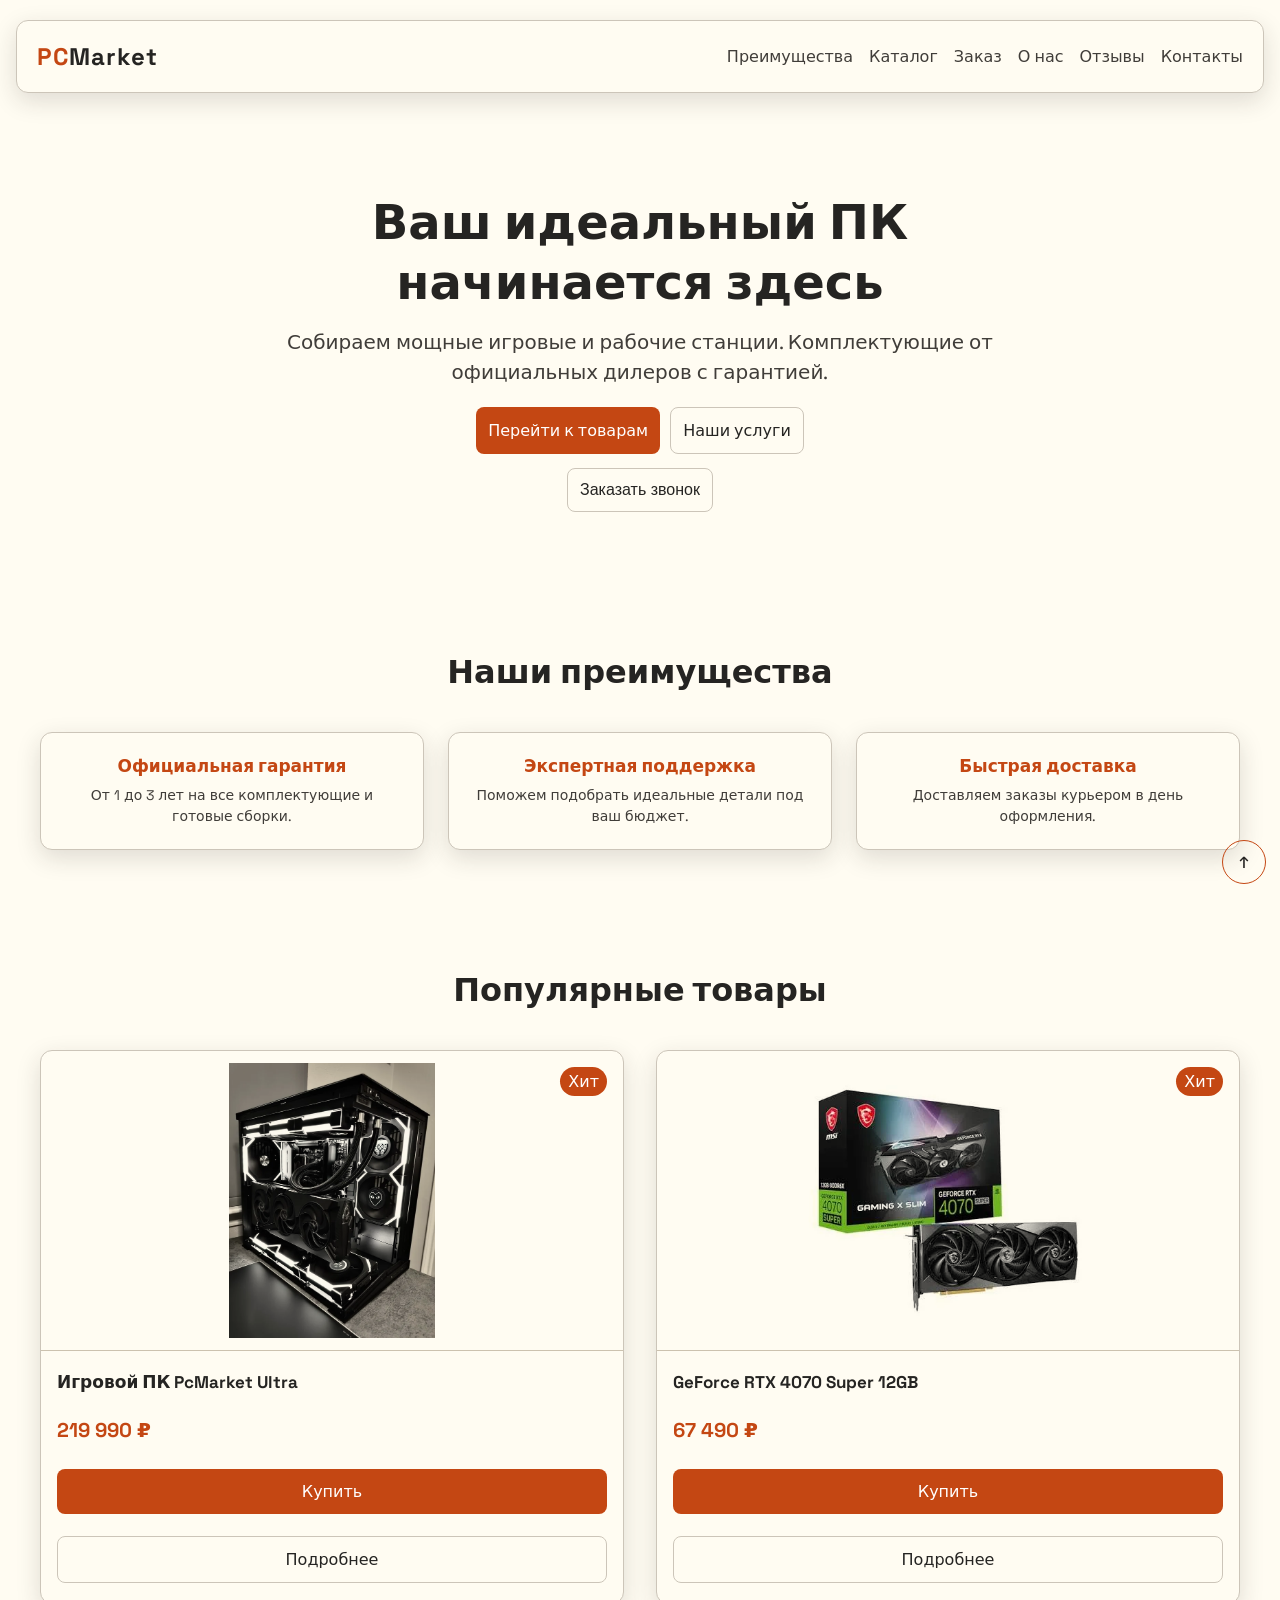
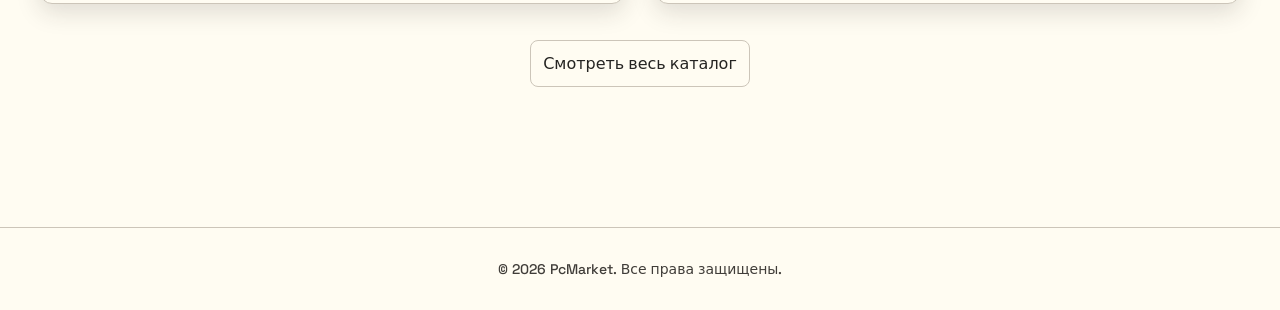
<file: index.html>
<!DOCTYPE html>
<html lang="ru">
<head>
    <meta charset="UTF-8">
    <meta name="viewport" content="width=device-width, initial-scale=1.0">
    <meta name="description" content="Главная страница магазина PcMarket">
    <link rel="stylesheet" href="./css/style.css">
    <link rel="stylesheet" href="./css/responsive.css">
    <script src="./js/main.js" defer></script>
    <title>PcMarket</title>
</head>


<body id="body">

    <a class="skip-link" href="#main-content">Перейти к содержимому</a>

    <header class="site-header" id="header">
        <a href="index.html" class="site-header__link">
            <span class="site-header__name"><span class="site-header__accent">PC</span>Market</span>
        </a>
        <nav class="site-nav">
            <ul class="site-nav__list">
                <li class="site-nav__item">
                    <a href="#advantages" class="site-nav__link">Преимущества</a>
                </li>
                <li class="site-nav__item">
                    <a href="./pages/catalog.html" class="site-nav__link">Каталог</a> 
                </li>
                <li class="site-nav__item">
                    <a href="./pages/order.html" class="site-nav__link">Заказ</a> 
                </li>
                <li class="site-nav__item">
                    <a href="./pages/aboutUs.html" class="site-nav__link">О нас</a>
                </li>
                <li class="site-nav__item">
                    <a href="./pages/reviews.html" class="site-nav__link">Отзывы</a>
                </li>
                <li class="site-nav__item">
                    <a href="./pages/contacts.html" class="site-nav__link">Контакты</a>
                </li>
            </ul>
        </nav>
    </header>

    <main id="main-content" tabindex="-1">

        <section class="hero" id="hero">
            <div class="hero__container">
                <h1 class="hero__title">Ваш идеальный ПК начинается здесь</h1>
                <p class="hero__description">
                    Собираем мощные игровые и рабочие станции. Комплектующие от официальных дилеров с гарантией.
                </p>
                <div class="hero__actions">
                    <a class="hero__button button button--primary" href="./pages/catalog.html">Перейти к товарам</a>
                    <a class="hero__button button button--secondary" href="./pages/services.html">Наши услуги</a>
                </div>
                <button type="button" class="button button--secondary button--call" id="open-modal-btn">Заказать звонок</button>
            </div>
        </section>

        <section id="advantages" class="advantages">
            <h2 class="advantages__title">Наши преимущества</h2>
            <ul class="advantages__list">
                <li class="advantages__item">
                    <h3 class="advantages__item-title">Официальная гарантия</h3>
                    <p class="advantages__item-text">От 1 до 3 лет на все комплектующие и готовые сборки.</p>
                </li>
                <li class="advantages__item">
                    <h3 class="advantages__item-title">Экспертная поддержка</h3>
                    <p class="advantages__item-text">Поможем подобрать идеальные детали под ваш бюджет.</p>
                </li>
                <li class="advantages__item">
                    <h3 class="advantages__item-title">Быстрая доставка</h3>
                    <p class="advantages__item-text">Доставляем заказы курьером в день оформления.</p>
                </li>
            </ul>
        </section>

        
        <section id="popular" class="popular">
            <h2 class="popular__title">Популярные товары</h2>
            
            <div class="popular__grid">
                
                <article class="product-card">
                    <span class="catalog-card__badge">Хит</span>
                    <picture>
                        <source type="image/webp"
                                srcset="./assets/img/gaming-pc-360.webp 360w, ./assets/img/gaming-pc-600.webp 600w, ./assets/img/gaming-pc.webp 736w"
                                sizes="(max-width: 767px) calc(100vw - 40px), (max-width: 1439px) calc((100vw - 104px) / 2), 660px">
                        <img class="product-card__image" src="./assets/img/gaming-pc.jpg"
                             srcset="./assets/img/gaming-pc-360.jpg 360w, ./assets/img/gaming-pc-600.jpg 600w, ./assets/img/gaming-pc.jpg 736w"
                             sizes="(max-width: 767px) calc(100vw - 40px), (max-width: 1439px) calc((100vw - 104px) / 2), 660px"
                             alt="Игровой ПК PcMarket Ultra" width="736" height="981" loading="lazy">
                    </picture>
                    <div class="product-card__content">
                        <h3 class="product-card__title">Игровой ПК PcMarket Ultra</h3>
                        <p class="product-card__price">219 990 ₽</p>
                        <a class="product-card__button button button--primary" href="./pages/order.html">Купить</a>
                        <a href="./pages/product.html" class="product-card__button button button--secondary">Подробнее</a>
                    </div>
                </article>
                
                <article class="product-card">
                    <picture>
                        <source type="image/webp"
                                srcset="./assets/img/rtx4070-360.webp 360w, ./assets/img/rtx4070.webp 499w"
                                sizes="(max-width: 767px) calc(100vw - 40px), (max-width: 1439px) calc((100vw - 104px) / 2), 660px">
                        <img class="product-card__image" src="./assets/img/rtx4070.jpeg"
                             srcset="./assets/img/rtx4070-360.jpeg 360w, ./assets/img/rtx4070.jpeg 499w"
                             sizes="(max-width: 767px) calc(100vw - 40px), (max-width: 1439px) calc((100vw - 104px) / 2), 660px"
                             alt="Видеокарта GeForce RTX 4070 Super 12GB" width="499" height="400" loading="lazy">
                    </picture>
                    <span class="catalog-card__badge">Хит</span>
                    <div class="product-card__content">
                        <h3 class="product-card__title">GeForce RTX 4070 Super 12GB</h3>
                        <p class="product-card__price">67 490 ₽</p>
                        <a class="product-card__button button button--primary" href="./pages/order.html">Купить</a>
                        <a href="./pages/product.html" class="product-card__button button button--secondary">Подробнее</a>
                    </div>
                </article>
            </div>
            
            
            <a class="popular__more-link button button--secondary" href="./pages/catalog.html">Смотреть весь каталог</a>
        </section>

    </main>

    <dialog id="callback-modal" class="modal" aria-labelledby="callback-modal-title" aria-describedby="callback-modal-description">
        <div class="modal__content">
            <h2 class="modal__title" id="callback-modal-title">Заказать обратный звонок</h2>
            <p class="modal__text" id="callback-modal-description">Оставьте номер, и мы перезвоним.</p>
            <form class="modal__form">
                <label class="modal__label" for="callback-phone">Ваш телефон</label>
                <input type="tel" class="modal__input" id="callback-phone" name="phone" autocomplete="tel" required>
                <button type="submit" class="modal__button button button--primary">Жду звонка</button>
                <button type="button" class="button button--secondary" id="close-modal-btn">Закрыть</button>
            </form>
        </div>
    </dialog>

    <a href="#body" class="button button-up">↑</a>

    <footer class="site-footer">
        <p class="site-footer__text">&copy; 2026 PcMarket. Все права защищены.</p>
    </footer>

</body>
</html>
</file>
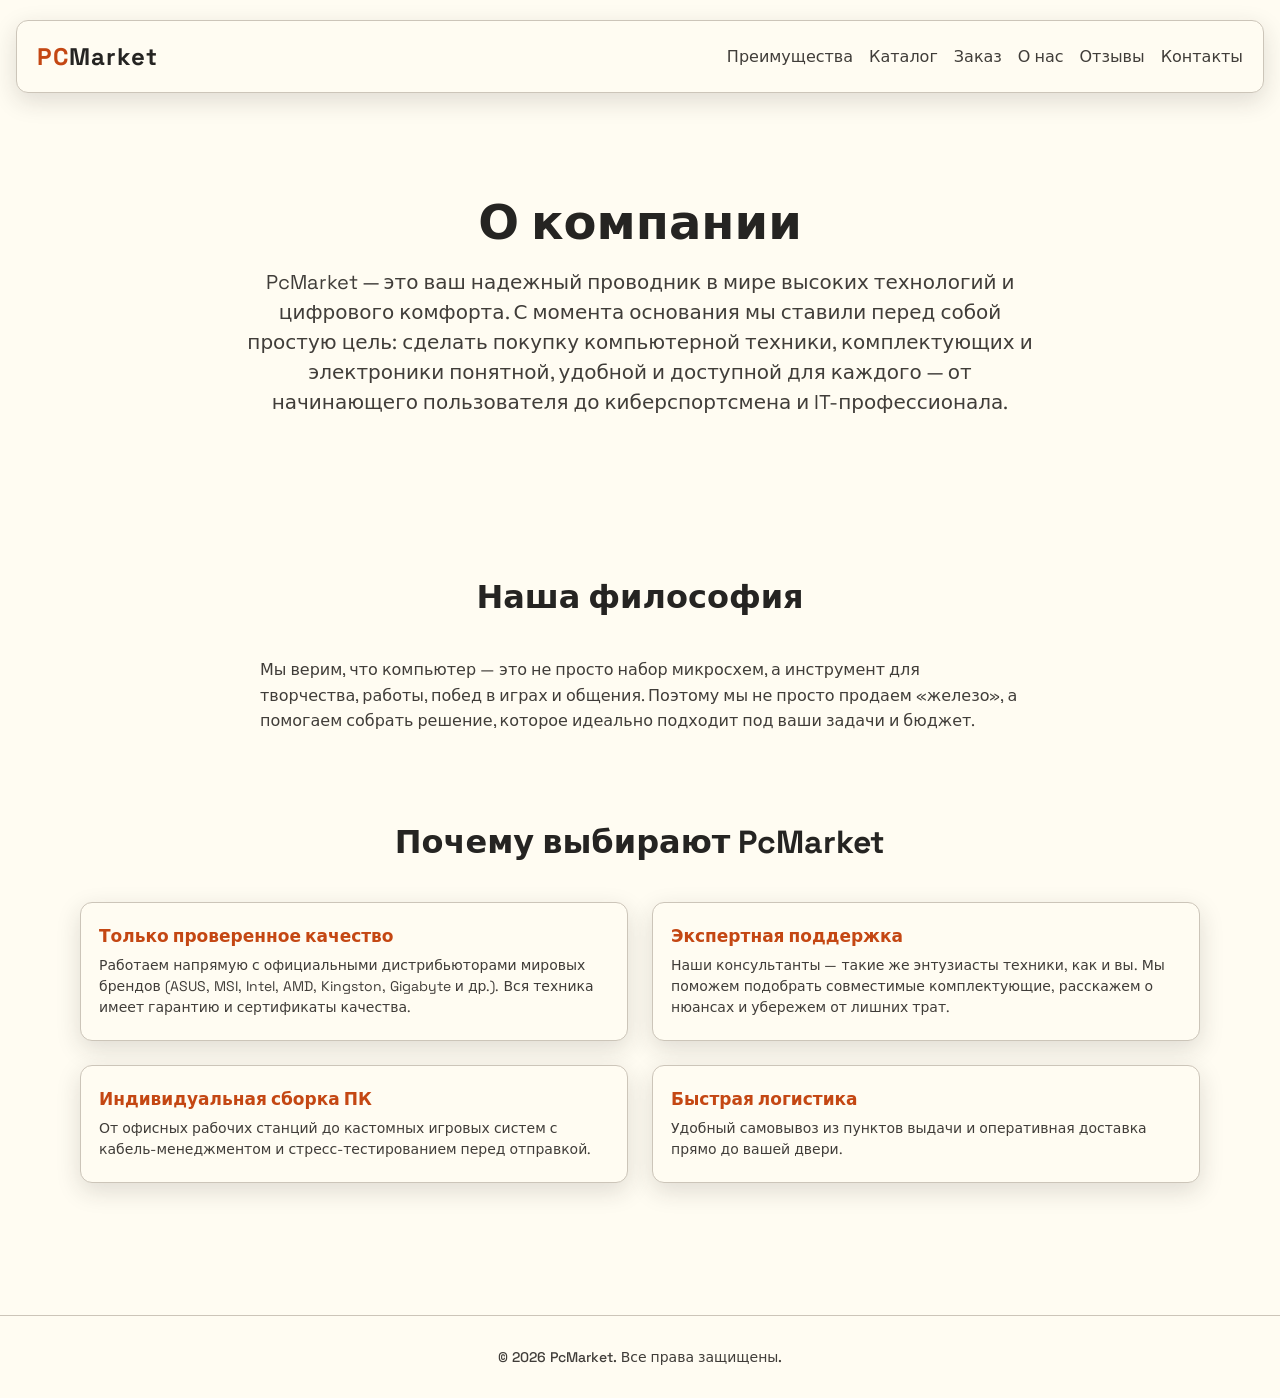
<file: pages/aboutUs.html>
<!DOCTYPE html>
<html lang="ru">
<head>
    <meta charset="UTF-8">
    <meta name="viewport" content="width=device-width, initial-scale=1.0">
    <meta name="description" content="Страница с информацией о компании PcMarket">
    <link rel="stylesheet" href="../css/style.css">
    <link rel="stylesheet" href="../css/responsive.css">
    <title>О нас</title>
</head>
<body>
    <a class="skip-link" href="#main-content">Перейти к содержимому</a>

    <header class="site-header">
        <a href="../index.html" class="site-header__link">
            <span class="site-header__name"><span class="site-header__accent">PC</span>Market</span>
        </a>
        <nav class="site-nav">
            <ul class="site-nav__list">
                <li class="site-nav__item">
                    <a href="../index.html#advantages" class="site-nav__link">Преимущества</a>
                </li>
                <li class="site-nav__item">
                    <a href="catalog.html" class="site-nav__link">Каталог</a> 
                </li>
                <li class="site-nav__item">
                    <a href="order.html" class="site-nav__link">Заказ</a> 
                </li>
                <li class="site-nav__item">
                    <a href="aboutUs.html" class="site-nav__link" aria-current="page">О нас</a>
                </li>
                <li class="site-nav__item"> 
                    <a href="reviews.html" class="site-nav__link">Отзывы</a>
                </li>
                <li class="site-nav__item">
                    <a href="contacts.html" class="site-nav__link">Контакты</a>
                </li>
            </ul>
        </nav>
    </header>

    <main id="main-content" tabindex="-1">

        <section class="hero">
            <div class="hero__container">
                <h1 class="hero__title">О компании</h1>
                <p class="hero__description">PcMarket — это ваш надежный проводник в мире высоких технологий и цифрового комфорта. С момента основания мы ставили перед собой простую цель: сделать покупку компьютерной техники, комплектующих и электроники понятной, удобной и доступной для каждого — от начинающего пользователя до киберспортсмена и IT-профессионала.</p>
            </div>
        </section>

        <section class="advantages about-philosophy">
            <div class="about-philosophy__content">
                <h2 class="advantages__title">Наша философия</h2>
                <p class="advantages__item-text">Мы верим, что компьютер — это не просто набор микросхем, а инструмент для творчества, работы, побед в играх и общения. Поэтому мы не просто продаем «железо», а помогаем собрать решение, которое идеально подходит под ваши задачи и бюджет.</p>
            </div>
        </section>

        <section class="about-reasons">
            <h2 class="advantages__title">Почему выбирают PcMarket</h2>
            <ul class="advantages__list about-reasons__list">
                <li class="advantages__item about-reasons__item">
                    <h3 class="advantages__item-title">Только проверенное качество</h3>
                    <p class="advantages__item-text">Работаем напрямую с официальными дистрибьюторами мировых брендов (ASUS, MSI, Intel, AMD, Kingston, Gigabyte и др.). Вся техника имеет гарантию и сертификаты качества.</p>
                </li>
                <li class="advantages__item about-reasons__item">
                    <h3 class="advantages__item-title">Экспертная поддержка</h3>
                    <p class="advantages__item-text">Наши консультанты — такие же энтузиасты техники, как и вы. Мы поможем подобрать совместимые комплектующие, расскажем о нюансах и убережем от лишних трат.</p>
                </li>
                <li class="advantages__item about-reasons__item">
                    <h3 class="advantages__item-title">Индивидуальная сборка ПК</h3>
                    <p class="advantages__item-text">От офисных рабочих станций до кастомных игровых систем с кабель-менеджментом и стресс-тестированием перед отправкой.</p>
                </li>
                <li class="advantages__item about-reasons__item">
                    <h3 class="advantages__item-title">Быстрая логистика</h3>
                    <p class="advantages__item-text">Удобный самовывоз из пунктов выдачи и оперативная доставка прямо до вашей двери.</p>
                </li>
            </ul>
        </section>
    </main>

    <footer class="site-footer">
        <p class="site-footer__text">&copy; 2026 PcMarket. Все права защищены.</p>
    </footer>

</body>
</html>
</file>
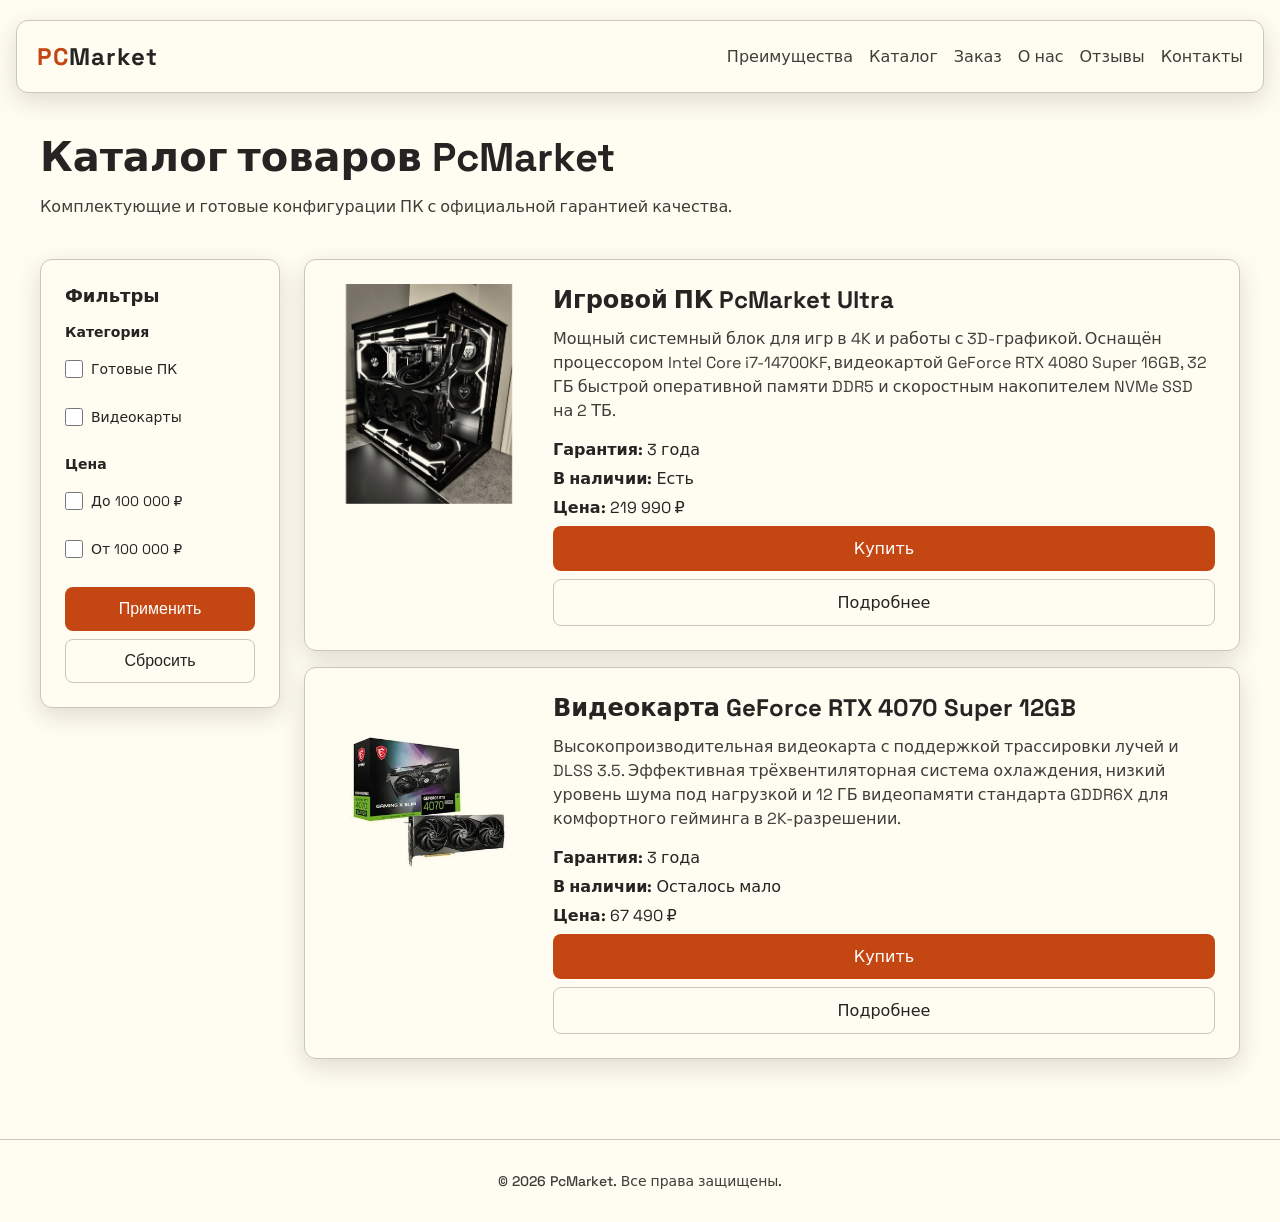
<file: pages/catalog.html>
<!DOCTYPE html>
<html lang="ru">
<head>
    <meta charset="UTF-8">
    <meta name="viewport" content="width=device-width, initial-scale=1.0">
    <meta name="description" content="Страница с каталогом компании PcMarket">
    <link rel="stylesheet" href="../css/style.css">
    <link rel="stylesheet" href="../css/responsive.css">
    <title>Товары</title>
</head>
<body>
    <a class="skip-link" href="#main-content">Перейти к содержимому</a>

    <header class="site-header">
        <a href="../index.html" class="site-header__link">
            <span class="site-header__name"><span class="site-header__accent">PC</span>Market</span>
        </a>
        <nav class="site-nav">
            <ul class="site-nav__list">
                <li class="site-nav__item">
                    <a href="../index.html#advantages" class="site-nav__link">Преимущества</a>
                </li>
                <li class="site-nav__item">
                    <a href="catalog.html" class="site-nav__link" aria-current="page">Каталог</a>
                </li>
                <li class="site-nav__item">
                    <a href="order.html" class="site-nav__link">Заказ</a> 
                </li>
                <li class="site-nav__item">
                    <a href="aboutUs.html" class="site-nav__link">О нас</a>
                </li>
                <li class="site-nav__item">
                    <a href="reviews.html" class="site-nav__link">Отзывы</a>
                </li>
                <li class="site-nav__item">
                    <a href="contacts.html" class="site-nav__link">Контакты</a>
                </li>
            </ul>
        </nav>
    </header>

    <main id="main-content" tabindex="-1">
        <section class="catalog-intro">
            <h1 class="catalog-intro__title">Каталог товаров PcMarket</h1>
            <p class="catalog-intro__description">Комплектующие и готовые конфигурации ПК с официальной гарантией качества.</p>
        </section>
        
        <div class="catalog-layout">
            <aside class="catalog-filters">
                <h2 class="catalog-filters__title">Фильтры</h2>
                <form class="catalog-filters__form">
                    <fieldset class="catalog-filters__group">
                        <legend class="catalog-filters__legend">Категория</legend>
                        <label class="catalog-filters__option"><input type="checkbox" name="category" value="pc"> Готовые ПК</label>
                        <label class="catalog-filters__option"><input type="checkbox" name="category" value="gpu"> Видеокарты</label>
                    </fieldset>
                    <fieldset class="catalog-filters__group">
                        <legend class="catalog-filters__legend">Цена</legend>
                        <label class="catalog-filters__option"><input type="checkbox" name="price" value="under-100000"> До 100 000 ₽</label>
                        <label class="catalog-filters__option"><input type="checkbox" name="price" value="over-100000"> От 100 000 ₽</label>
                    </fieldset>
                    <div class="catalog-filters__actions">
                        <button class="button button--primary" type="button">Применить</button>
                        <button class="button button--secondary" type="reset">Сбросить</button>
                    </div>
                </form>
            </aside>

            <section class="catalog" aria-label="Товары каталога">
                <article class="catalog-card">
                    <picture class="catalog-card__media">
                        <source type="image/webp"
                                srcset="../assets/img/gaming-pc-360.webp 360w, ../assets/img/gaming-pc-600.webp 600w, ../assets/img/gaming-pc.webp 736w"
                                sizes="(max-width: 767px) calc(100vw - 64px), (max-width: 1439px) 200px, 250px">
                        <img src="../assets/img/gaming-pc.jpg"
                             srcset="../assets/img/gaming-pc-360.jpg 360w, ../assets/img/gaming-pc-600.jpg 600w, ../assets/img/gaming-pc.jpg 736w"
                             sizes="(max-width: 767px) calc(100vw - 64px), (max-width: 1439px) 200px, 250px"
                             width="736" height="981" loading="lazy"
                             alt="Игровой компьютер PcMarket Ultra" class="catalog-card__image">
                    </picture>
                    <div class="catalog-card__content">
                        <h2 class="catalog-card__title">Игровой ПК PcMarket Ultra</h2>
                        <p class="catalog-card__description">
                        Мощный системный блок для игр в 4K и работы с 3D-графикой. Оснащён процессором Intel Core i7-14700KF, видеокартой GeForce RTX 4080 Super 16GB, 32 ГБ быстрой оперативной памяти DDR5 и скоростным накопителем NVMe SSD на 2 ТБ.
                        </p>
                        <p class="catalog-card__detail"><strong class="catalog-card__label">Гарантия:</strong> 3 года</p>
                        <p class="catalog-card__detail"><strong class="catalog-card__label">В наличии:</strong> Есть</p>
                        <p class="catalog-card__detail"><strong class="catalog-card__label">Цена:</strong> 219 990 ₽</p>
                        <a href="order.html" class="catalog-card__link button button--primary">Купить</a>
                        <a href="product.html" class="catalog-card__link button button--secondary">Подробнее</a>
                    </div>
                </article>

                <hr>

                <article class="catalog-card">
                    <picture class="catalog-card__media">
                        <source type="image/webp"
                                srcset="../assets/img/rtx4070-360.webp 360w, ../assets/img/rtx4070.webp 499w"
                                sizes="(max-width: 767px) calc(100vw - 64px), (max-width: 1439px) 200px, 250px">
                        <img src="../assets/img/rtx4070.jpeg"
                             srcset="../assets/img/rtx4070-360.jpeg 360w, ../assets/img/rtx4070.jpeg 499w"
                             sizes="(max-width: 767px) calc(100vw - 64px), (max-width: 1439px) 200px, 250px"
                             width="499" height="400" loading="lazy"
                             alt="Видеокарта GeForce RTX 4070 Super" class="catalog-card__image">
                    </picture>
                    <div class="catalog-card__content">
                        <h2 class="catalog-card__title">Видеокарта GeForce RTX 4070 Super 12GB</h2>
                        <p class="catalog-card__description"> 
                        Высокопроизводительная видеокарта с поддержкой трассировки лучей и DLSS 3.5. Эффективная трёхвентиляторная система охлаждения, низкий уровень шума под нагрузкой и 12 ГБ видеопамяти стандарта GDDR6X для комфортного гейминга в 2K-разрешении.
                        </p>
                        <p class="catalog-card__detail"><strong class="catalog-card__label">Гарантия:</strong> 3 года</p>
                        <p class="catalog-card__detail"><strong class="catalog-card__label">В наличии:</strong> Осталось мало</p>
                        <p class="catalog-card__detail"><strong class="catalog-card__label">Цена:</strong> 67 490 ₽</p>
                        <a href="order.html" class="catalog-card__link button button--primary">Купить</a>
                        <a href="product.html" class="catalog-card__link button button--secondary">Подробнее</a>
                    </div>
                </article>
            </section>
        </div>
    </main>

    <footer class="site-footer">
        <p class="site-footer__text">&copy; 2026 PcMarket. Все права защищены.</p>
    </footer>

</body>
</html>
</file>
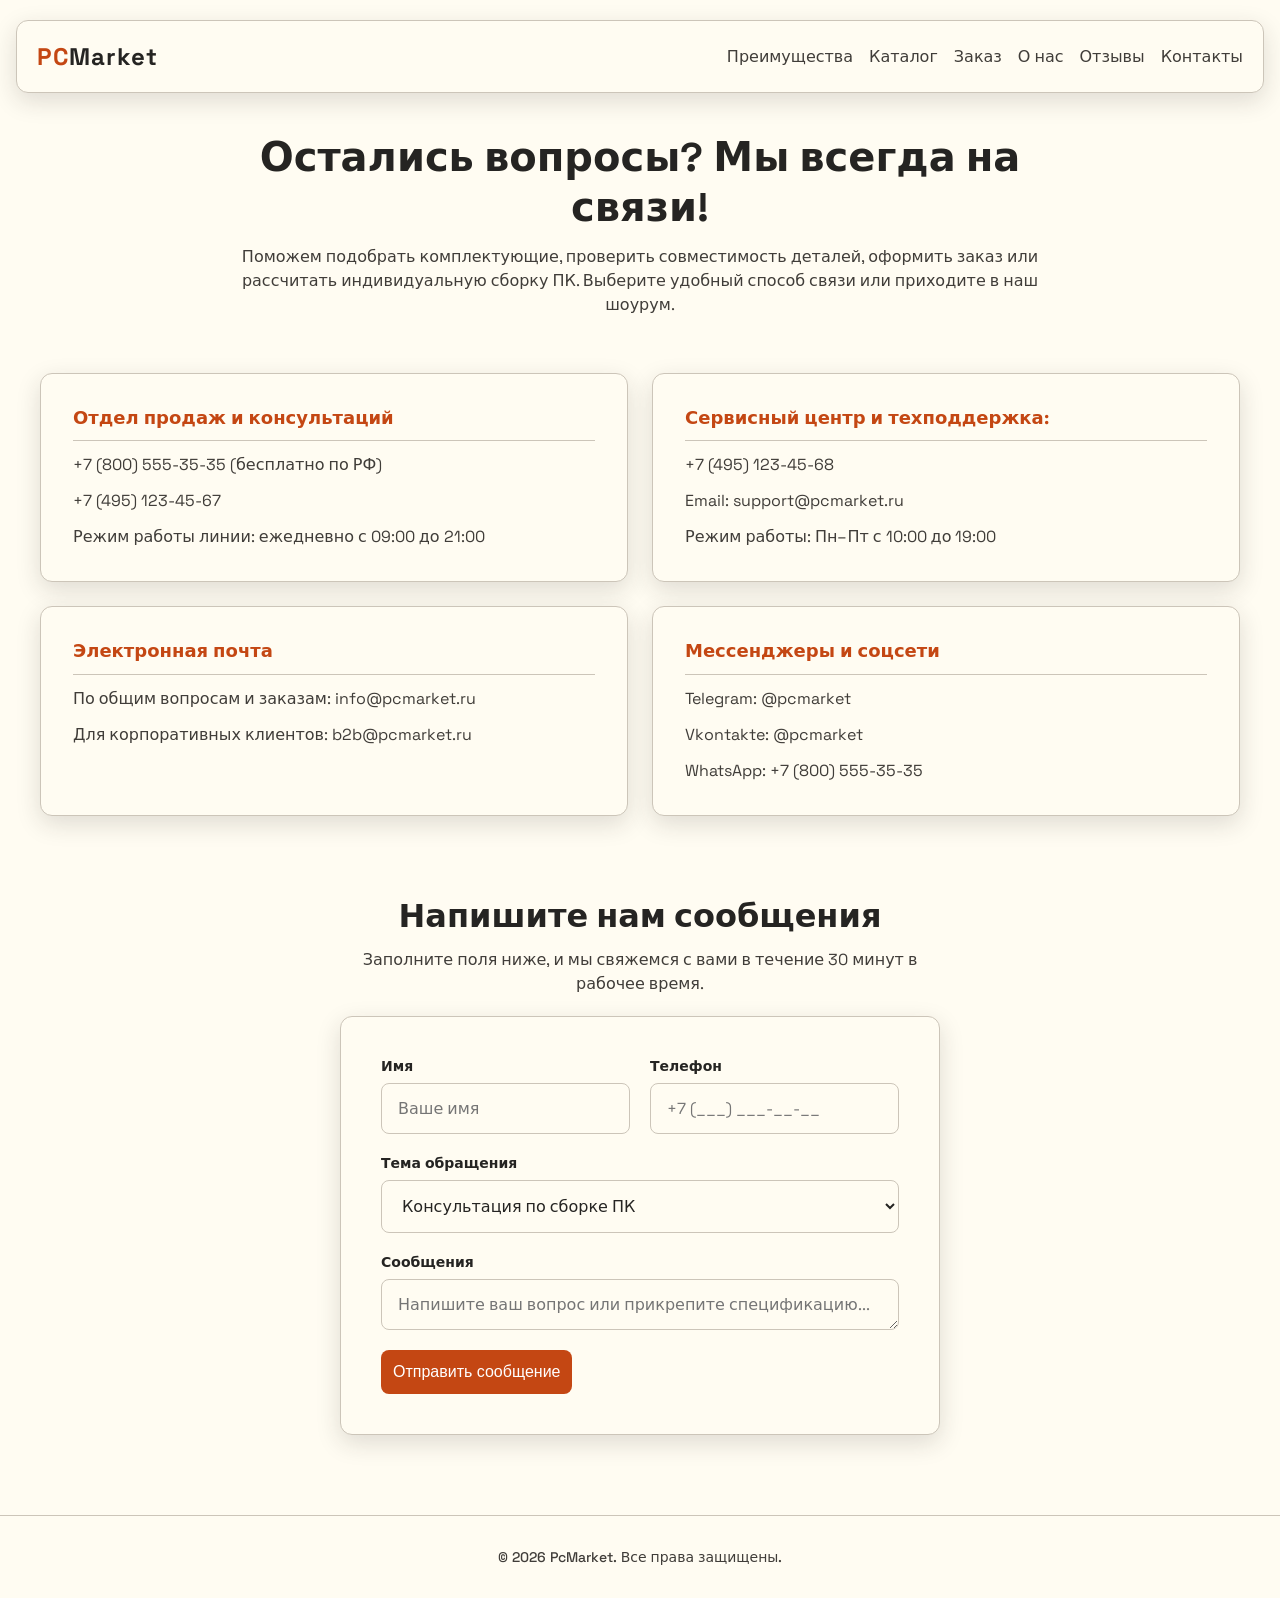
<file: pages/contacts.html>
<!DOCTYPE html>
<html lang="ru">
<head>
    <meta charset="UTF-8">
    <meta name="viewport" content="width=device-width, initial-scale=1.0">
    <meta name="description" content="Страница с контактами о компании PcMarket">
    <link rel="stylesheet" href="../css/style.css">
    <link rel="stylesheet" href="../css/responsive.css">
    <title>Контакты</title>
</head>

<body>
    <a class="skip-link" href="#main-content">Перейти к содержимому</a>

    <header class="site-header">
        <a href="../index.html" class="site-header__link">
            <span class="site-header__name"><span class="site-header__accent">PC</span>Market</span>
        </a>
        <nav class="site-nav">
            <ul class="site-nav__list">
                <li class="site-nav__item">
                    <a href="../index.html#advantages" class="site-nav__link">Преимущества</a>
                </li>
                <li class="site-nav__item">
                    <a href="catalog.html" class="site-nav__link">Каталог</a> 
                </li>
                <li class="site-nav__item">
                    <a href="order.html" class="site-nav__link">Заказ</a> 
                </li>
                <li class="site-nav__item">
                    <a href="aboutUs.html" class="site-nav__link">О нас</a>
                </li>
                <li class="site-nav__item">
                    <a href="reviews.html" class="site-nav__link">Отзывы</a>
                </li>
                <li class="site-nav__item">
                    <a href="contacts.html" class="site-nav__link">Контакты</a>
                </li>
            </ul>
        </nav>
    </header>

    <main id="main-content" tabindex="-1">

        <section class="contacts-intro">
            <h1 class="contacts-intro__title">Остались вопросы? Мы всегда на связи!</h1>
            <p class="contacts-intro__description">Поможем подобрать комплектующие, проверить совместимость деталей, оформить заказ или рассчитать индивидуальную сборку ПК. Выберите удобный способ связи или приходите в наш шоурум.</p>
        </section>

        <section class="contacts-grid">
            <div class="contact-card">
                <h2 class="contact-card__name">Отдел продаж и консультаций</h2>
                <ul class="contact-card__list">
                    <li class="contact-card__item">+7 (800) 555-35-35 (бесплатно по РФ)</li>
                    <li class="contact-card__item">+7 (495) 123-45-67</li>
                    <li class="contact-card__item">Режим работы линии: ежедневно с 09:00 до 21:00</li>
                </ul>
            </div>

            <div class="contact-card">
                <h2 class="contact-card__name">Сервисный центр и техподдержка:</h2>
                <ul class="contact-card__list">
                    <li class="contact-card__item">+7 (495) 123-45-68</li>
                    <li class="contact-card__item">Email: support@pcmarket.ru</li>
                    <li class="contact-card__item">Режим работы: Пн–Пт с 10:00 до 19:00</li>
                </ul>
            </div>

            <div class="contact-card">
                <h2 class="contact-card__name">Электронная почта</h2>
                <ul class="contact-card__list">
                    <li class="contact-card__item">По общим вопросам и заказам: info@pcmarket.ru</li>
                    <li class="contact-card__item">Для корпоративных клиентов: b2b@pcmarket.ru</li>
                </ul>
            </div>

            <div class="contact-card">
                <h2 class="contact-card__name">Мессенджеры и соцсети</h2>
                <ul class="contact-card__list">
                    <li class="contact-card__item">Telegram: @pcmarket</li>
                    <li class="contact-card__item">Vkontakte: @pcmarket</li>
                    <li class="contact-card__item">WhatsApp: +7 (800) 555-35-35</li>
                </ul>
            </div>    
        </section>

        <section class="feedback">
            <h2 class="feedback__title">Напишите нам сообщения</h2>
            <p class="feedback__description">Заполните поля ниже, и мы свяжемся с вами в течение 30 минут в рабочее время.</p>
            <form action="#" class="feedback-form">

                <div class="feedback-form__item">
                    <label for="user-name" class="feedback-form__label">Имя</label>
                    <input type="text" id="user-name" placeholder="Ваше имя" name="name" class="feedback-form__input" required>
                </div>

                <div class="feedback-form__item">
                    <label for="user-contact" class="feedback-form__label">Телефон</label>
                    <input type="tel" name="contact" id="user-contact" autocomplete="tel" placeholder="+7 (___) ___-__-__" class="feedback-form__input" required>
                </div>

                <div class="feedback-form__item">
                    <label for="selector" class="feedback-form__label">Тема обращения</label>
                    <select name="selector" id="selector" class="feedback-form__selector">
                        <option value="pc-build" class="feedback-form__option">Консультация по сборке ПК</option>
                        <option value="order-status" class="feedback-form__option">Вопрос по существующему заказу</option>
                        <option value="warranty" class="feedback-form__option">Гарантия и сервис</option>
                        <option value="b2b" class="feedback-form__option">Сотрудничество / Опт</option>
                    </select>
                </div>

                <div class="feedback-form__item">
                    <label for="user-message" class="feedback-form__label">Сообщения</label>
                    <textarea name="user-message" id="user-message" rows="1" placeholder="Напишите ваш вопрос или прикрепите спецификацию..." class="feedback-form__textarea"></textarea>
                </div>

                <button type="submit" class="button button--primary feedback-form__button">Отправить сообщение</button>
            </form>
        </section>
    </main>

    <footer class="site-footer">
        <p class="site-footer__text">&copy; 2026 PcMarket. Все права защищены.</p>
    </footer>

</body>
</html>
</file>
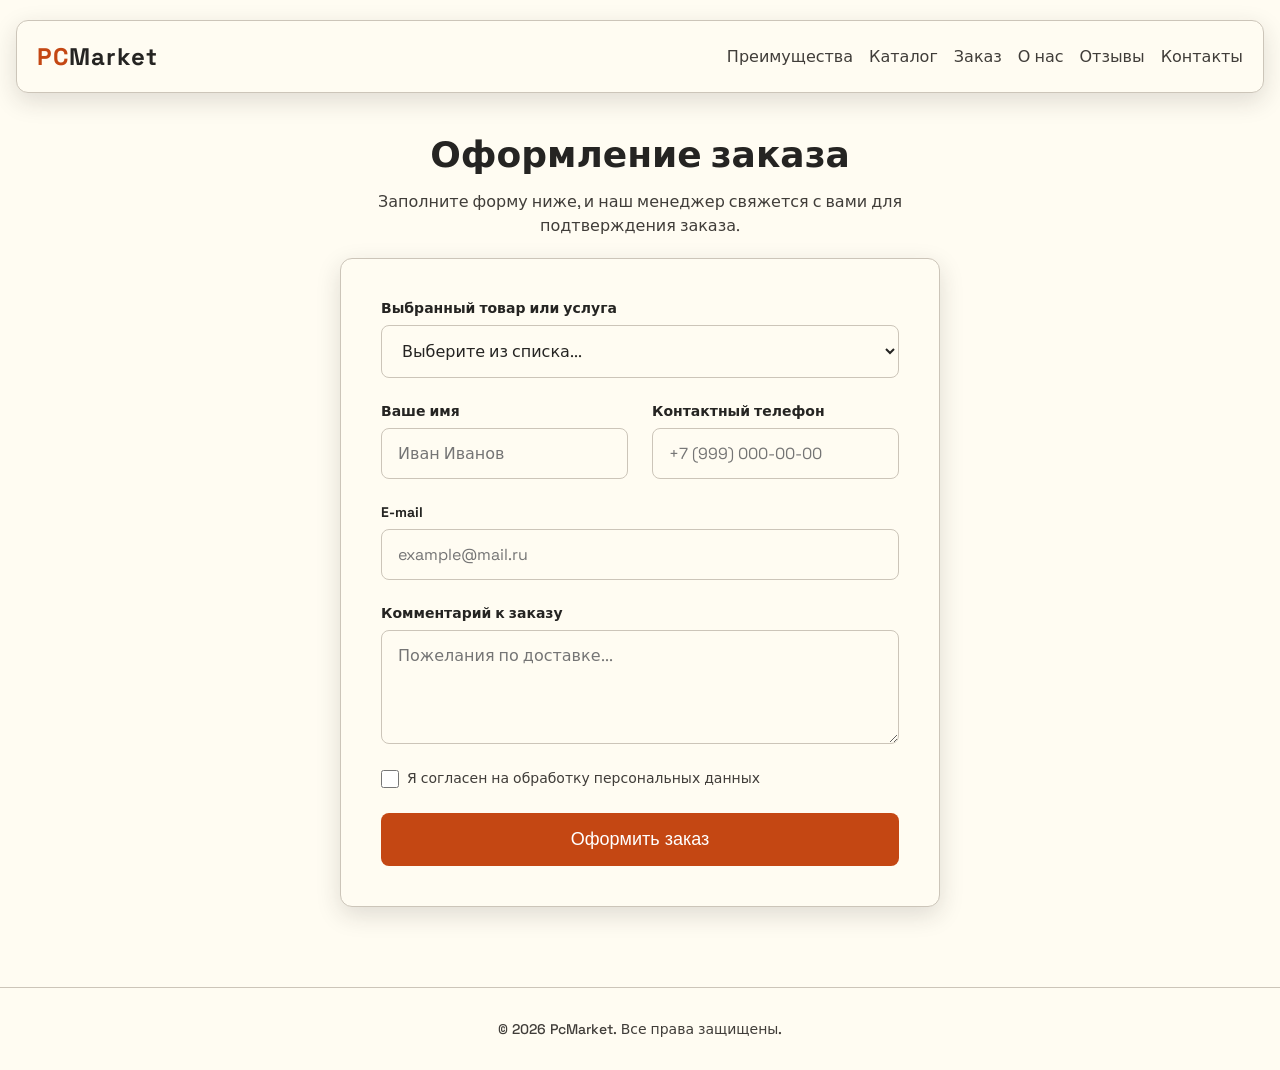
<file: pages/order.html>
<!DOCTYPE html>
<html lang="ru">
<head>
    <meta charset="UTF-8">
    <meta name="viewport" content="width=device-width, initial-scale=1.0">
    <meta name="description" content="Страница для заказа товаров и услуг у компании PcMarket">
    <link rel="stylesheet" href="../css/style.css">
    <link rel="stylesheet" href="../css/responsive.css">
    <title>Оформление заказа</title>
</head>
<body>
    <a class="skip-link" href="#main-content">Перейти к содержимому</a>
    <header class="site-header">
        <a href="../index.html" class="site-header__link">
            <span class="site-header__name"><span class="site-header__accent">PC</span>Market</span>
        </a>
        <nav class="site-nav">
            <ul class="site-nav__list">
                <li class="site-nav__item">
                    <a href="../index.html#advantages" class="site-nav__link">Преимущества</a>
                </li>
                <li class="site-nav__item">
                    <a href="catalog.html" class="site-nav__link">Каталог</a> 
                </li>
                <li class="site-nav__item">
                    <a href="order.html" class="site-nav__link" aria-current="page">Заказ</a>
                </li>
                <li class="site-nav__item">
                    <a href="aboutUs.html" class="site-nav__link">О нас</a>
                </li>
                <li class="site-nav__item">
                    <a href="reviews.html" class="site-nav__link">Отзывы</a>
                </li>
                <li class="site-nav__item">
                    <a href="contacts.html" class="site-nav__link">Контакты</a>
                </li>
            </ul>
        </nav>
    </header>

    <main class="main-content" id="main-content" tabindex="-1">
        <section class="order-section">
            <h1 class="order-section__title">Оформление заказа</h1>
            <p class="order-section__description">Заполните форму ниже, и наш менеджер свяжется с вами для подтверждения заказа.</p>
            
            <form class="order-form" action="#" method="POST">
                
                <div class="order-form__field order-form__field--full">
                    <label class="order-form__label" for="order-product">Выбранный товар или услуга</label>
                    <select class="order-form__input" id="order-product" name="product" required>
                        <option value="" disabled selected>Выберите из списка...</option>
                        <option value="pc-ultra">Игровой ПК PcMarket Ultra</option>
                        <option value="rtx-4070">Видеокарта GeForce RTX 4070 Super</option>
                        <option value="custom-build">Индивидуальная сборка ПК</option>
                        <option value="other">Другой товар из каталога</option>
                    </select>
                </div>

                <div class="order-form__field">
                    <label class="order-form__label" for="order-name">Ваше имя</label>
                    <input class="order-form__input" type="text" id="order-name" name="name" autocomplete="name" placeholder="Иван Иванов" required>
                </div>

                <div class="order-form__field">
                    <label class="order-form__label" for="order-phone">Контактный телефон</label>
                    <input class="order-form__input" type="tel" id="order-phone" name="phone" autocomplete="tel" placeholder="+7 (999) 000-00-00" required>
                </div>

                <div class="order-form__field order-form__field--full">
                    <label class="order-form__label" for="order-email">E-mail</label>
                    <input class="order-form__input" type="email" id="order-email" name="email" autocomplete="email" placeholder="example@mail.ru" required>
                </div>

                <div class="order-form__field order-form__field--full">
                    <label class="order-form__label" for="order-comment">Комментарий к заказу</label>
                    <textarea class="order-form__input order-form__input--textarea" id="order-comment" name="comment" rows="4" placeholder="Пожелания по доставке..."></textarea>
                </div>

                <div class="order-form__field order-form__field--checkbox order-form__field--full">
                    <input class="order-form__checkbox" type="checkbox" id="order-consent" name="consent" required>
                    <label class="order-form__label order-form__label--checkbox" for="order-consent">
                        Я согласен на обработку персональных данных
                    </label>
                </div>

                <div class="order-form__actions">
                    <button class="order-form__button button button--primary" type="submit">Оформить заказ</button>
                </div>

            </form>
        </section>
    </main>

    <footer class="site-footer">
        <p class="site-footer__text">&copy; 2026 PcMarket. Все права защищены.</p>
    </footer>

</body>
</html>
</file>
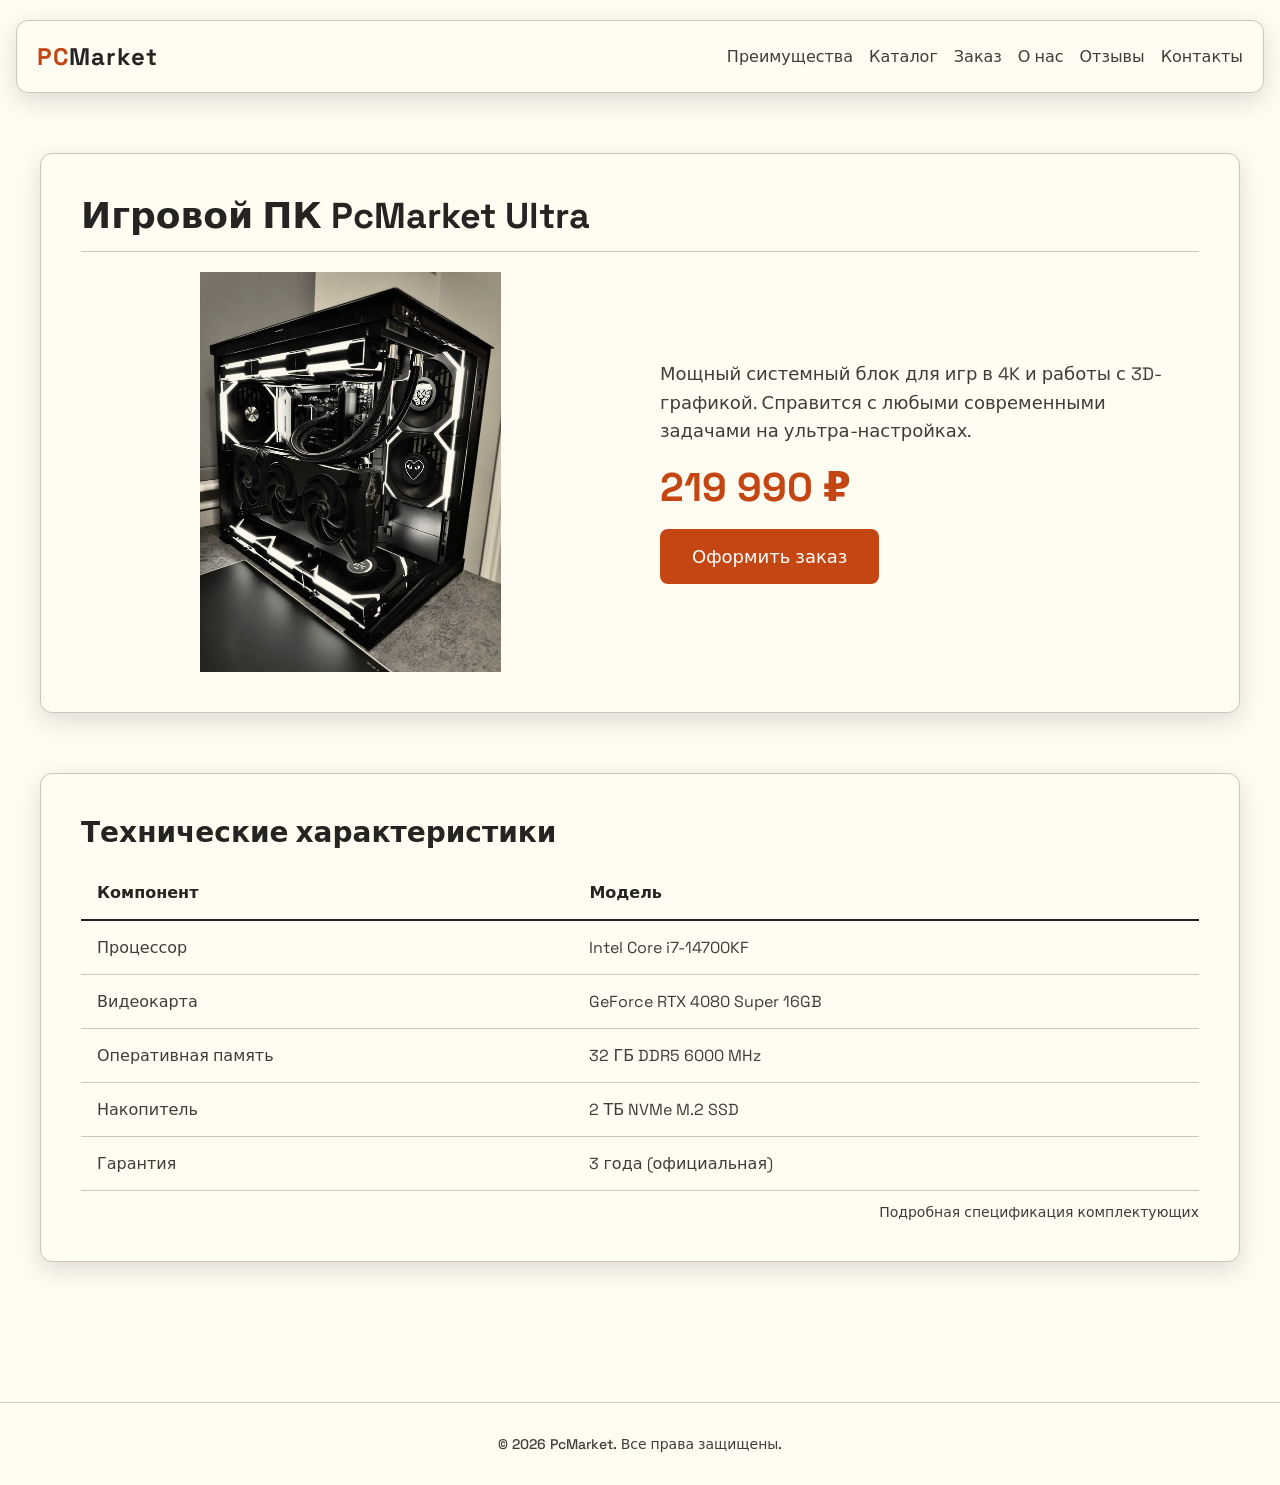
<file: pages/product.html>
<!DOCTYPE html>
<html lang="ru">
<head>
    <meta charset="UTF-8">
    <meta name="viewport" content="width=device-width, initial-scale=1.0">
    <meta name="description" content="Страница с информацией о продукте">
    <link rel="stylesheet" href="../css/style.css">
    <link rel="stylesheet" href="../css/responsive.css">
    <title>Товар</title>
</head>
<body>

    <a class="skip-link" href="#main-content">Перейти к содержимому</a>

    <header class="site-header">
        <a href="../index.html" class="site-header__link">
            <span class="site-header__name"><span class="site-header__accent">PC</span>Market</span>
        </a>
        <nav class="site-nav">
            <ul class="site-nav__list">
                <li class="site-nav__item">
                    <a href="../index.html#advantages" class="site-nav__link">Преимущества</a>
                </li>
                <li class="site-nav__item">
                    <a href="catalog.html" class="site-nav__link">Каталог</a> 
                </li>
                <li class="site-nav__item">
                    <a href="order.html" class="site-nav__link">Заказ</a> 
                </li>
                <li class="site-nav__item">
                    <a href="aboutUs.html" class="site-nav__link">О нас</a>
                </li>
                <li class="site-nav__item">
                    <a href="reviews.html" class="site-nav__link">Отзывы</a>
                </li>
                <li class="site-nav__item">
                    <a href="contacts.html" class="site-nav__link">Контакты</a>
                </li>
            </ul>
        </nav>
    </header>

    <main class="product-page" id="main-content" tabindex="-1">
        <article class="product-details">
            <h1 class="product-details__title">Игровой ПК PcMarket Ultra</h1>
            
            <div class="product-details__grid">
                <picture class="product-details__media">
                    <source type="image/webp"
                            srcset="../assets/img/gaming-pc-360.webp 360w, ../assets/img/gaming-pc-600.webp 600w, ../assets/img/gaming-pc.webp 736w"
                            sizes="(max-width: 767px) calc(100vw - 64px), (max-width: 1439px) calc((100vw - 160px) / 2), 620px">
                    <img class="product-details__image" src="../assets/img/gaming-pc.jpg"
                         srcset="../assets/img/gaming-pc-360.jpg 360w, ../assets/img/gaming-pc-600.jpg 600w, ../assets/img/gaming-pc.jpg 736w"
                         sizes="(max-width: 767px) calc(100vw - 64px), (max-width: 1439px) calc((100vw - 160px) / 2), 620px"
                         alt="Игровой ПК PcMarket Ultra" width="736" height="981">
                </picture>
                
                <div class="product-details__info">
                    <p class="product-details__description">Мощный системный блок для игр в 4K и работы с 3D-графикой. Справится с любыми современными задачами на ультра-настройках.</p>
                    <p class="product-details__price">219 990 ₽</p>
                    <a class="product-details__button button button--primary" href="order.html">Оформить заказ</a>
                </div>
            </div>
        </article>

        <section class="product-specs">
            <h2 class="product-specs__title" id="product-specs-title">Технические характеристики</h2>
            <table class="specs-table">
                <caption class="specs-table__caption">Подробная спецификация комплектующих</caption>
                <thead class="specs-table__head">
                    <tr class="specs-table__row">
                        <th class="specs-table__header" scope="col">Компонент</th>
                        <th class="specs-table__header" scope="col">Модель</th>
                    </tr>
                </thead>
                <tbody class="specs-table__body">
                    <tr class="specs-table__row">
                        <th class="specs-table__cell" scope="row">Процессор</th>
                        <td class="specs-table__cell">Intel Core i7-14700KF</td>
                    </tr>
                    <tr class="specs-table__row">
                        <th class="specs-table__cell" scope="row">Видеокарта</th>
                        <td class="specs-table__cell">GeForce RTX 4080 Super 16GB</td>
                    </tr>
                    <tr class="specs-table__row">
                        <th class="specs-table__cell" scope="row">Оперативная память</th>
                        <td class="specs-table__cell">32 ГБ DDR5 6000 MHz</td>
                    </tr>
                    <tr class="specs-table__row">
                        <th class="specs-table__cell" scope="row">Накопитель</th>
                        <td class="specs-table__cell">2 ТБ NVMe M.2 SSD</td>
                    </tr>
                    <tr class="specs-table__row">
                        <th class="specs-table__cell" scope="row">Гарантия</th>
                        <td class="specs-table__cell">3 года (официальная)</td>
                    </tr>
                </tbody>
            </table>
        </section>
    </main>

    <footer class="site-footer">
        <p class="site-footer__text">&copy; 2026 PcMarket. Все права защищены.</p>
    </footer>

</body>
</html>
</file>
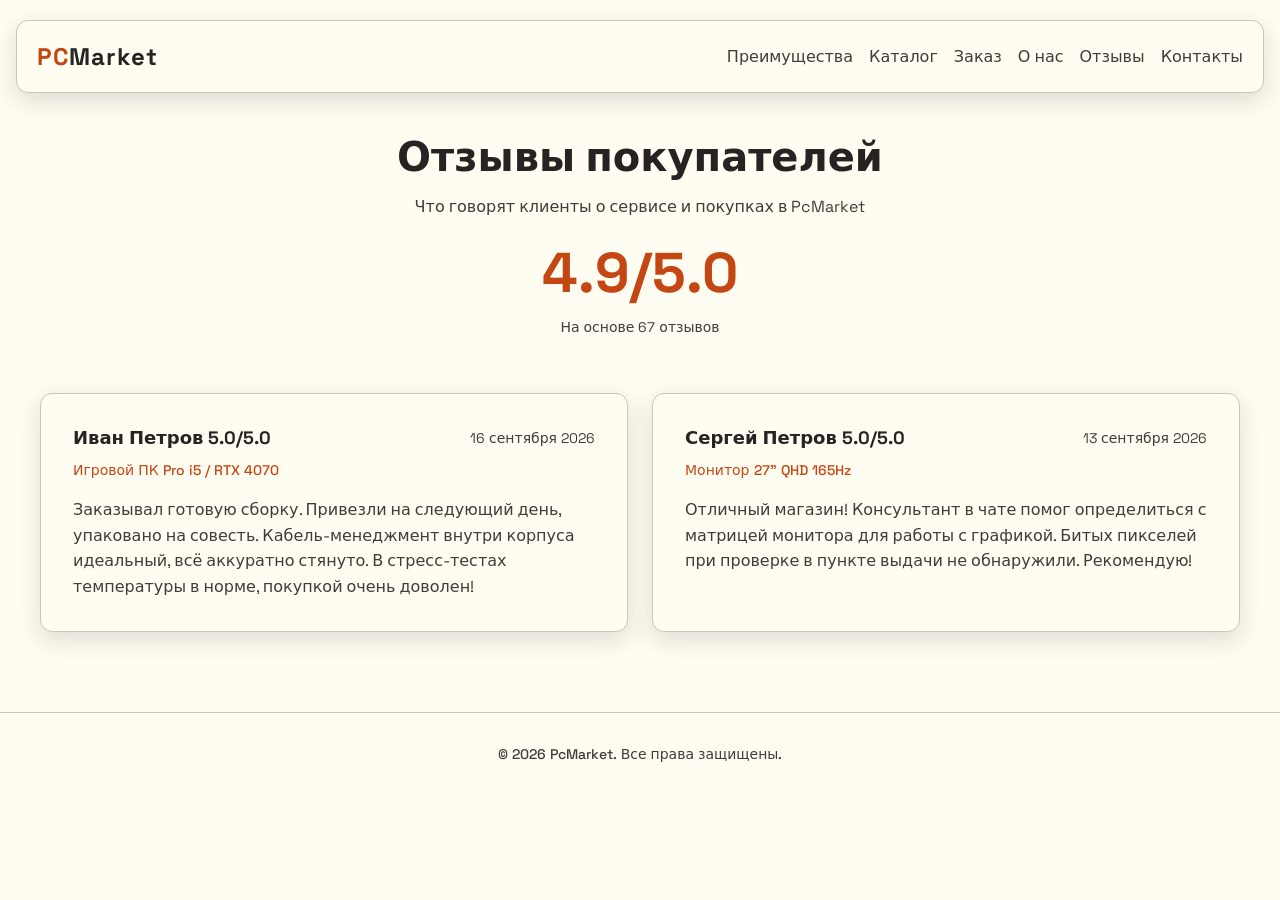
<file: pages/reviews.html>
<!DOCTYPE html>
<html lang="ru">
<head>
    <meta charset="UTF-8">
    <meta name="viewport" content="width=device-width, initial-scale=1.0">
    <meta name="description" content="Страница с отзывами о компании PcMarket">
    <link rel="stylesheet" href="../css/style.css">
    <link rel="stylesheet" href="../css/responsive.css">
    <title>Отзывы</title>
</head>
<body>
    <a class="skip-link" href="#main-content">Перейти к содержимому</a>

    <header class="site-header">
        <a href="../index.html" class="site-header__link">
            <span class="site-header__name"><span class="site-header__accent">PC</span>Market</span>
        </a>
        <nav class="site-nav">
            <ul class="site-nav__list">
                <li class="site-nav__item">
                    <a href="../index.html#advantages" class="site-nav__link">Преимущества</a>
                </li>
                <li class="site-nav__item">
                    <a href="catalog.html" class="site-nav__link">Каталог</a> 
                </li>
                <li class="site-nav__item">
                    <a href="order.html" class="site-nav__link">Заказ</a> 
                </li>
                <li class="site-nav__item">
                    <a href="aboutUs.html" class="site-nav__link">О нас</a>
                </li>
                <li class="site-nav__item">
                    <a href="reviews.html" class="site-nav__link" aria-current="page">Отзывы</a>
                </li>
                <li class="site-nav__item">
                    <a href="contacts.html" class="site-nav__link">Контакты</a>
                </li>
            </ul>
        </nav>
    </header>

    <main id="main-content" tabindex="-1">

        <section class="reviews-intro">
            <h1 class="reviews-intro__title">Отзывы покупателей</h1>
            <p class="reviews-intro__description">Что говорят клиенты о сервисе и покупках в PcMarket</p>
            <p class="reviews-intro__mark">4.9/5.0</p>
            <small class="reviews-intro__count">На основе 67 отзывов</small>
        </section>

        <section class="reviews">

            <article class="reviews-card">
                <div class="reviews-card__content">
                    <h2 class="reviews-card__name">Иван Петров 5.0/5.0</h2>
                    <time datetime="2026-09-16" class="reviews-card__datetime">16 сентября 2026</time>
                </div>
                <span class="reviews-card__title">Игровой ПК Pro i5 / RTX 4070</span>
                <p class="reviews-card__description">Заказывал готовую сборку. Привезли на следующий день, упаковано на совесть. Кабель-менеджмент внутри корпуса идеальный, всё аккуратно стянуто. В стресс-тестах температуры в норме, покупкой очень доволен!</p>
            </article>

            <article class="reviews-card">
                <div class="reviews-card__content">
                    <h2 class="reviews-card__name">Сергей Петров 5.0/5.0</h2>
                    <time datetime="2026-09-13" class="reviews-card__datetime">13 сентября 2026</time>
                </div>
                <span class="reviews-card__title">Монитор 27" QHD 165Hz</span>
                <p class="reviews-card__description">Отличный магазин! Консультант в чате помог определиться с матрицей монитора для работы с графикой. Битых пикселей при проверке в пункте выдачи не обнаружили. Рекомендую!</p>
            </article>
        </section>
    </main>

    <footer class="site-footer">
        <p class="site-footer__text">&copy; 2026 PcMarket. Все права защищены.</p>
    </footer>

</body>
</html>
</file>
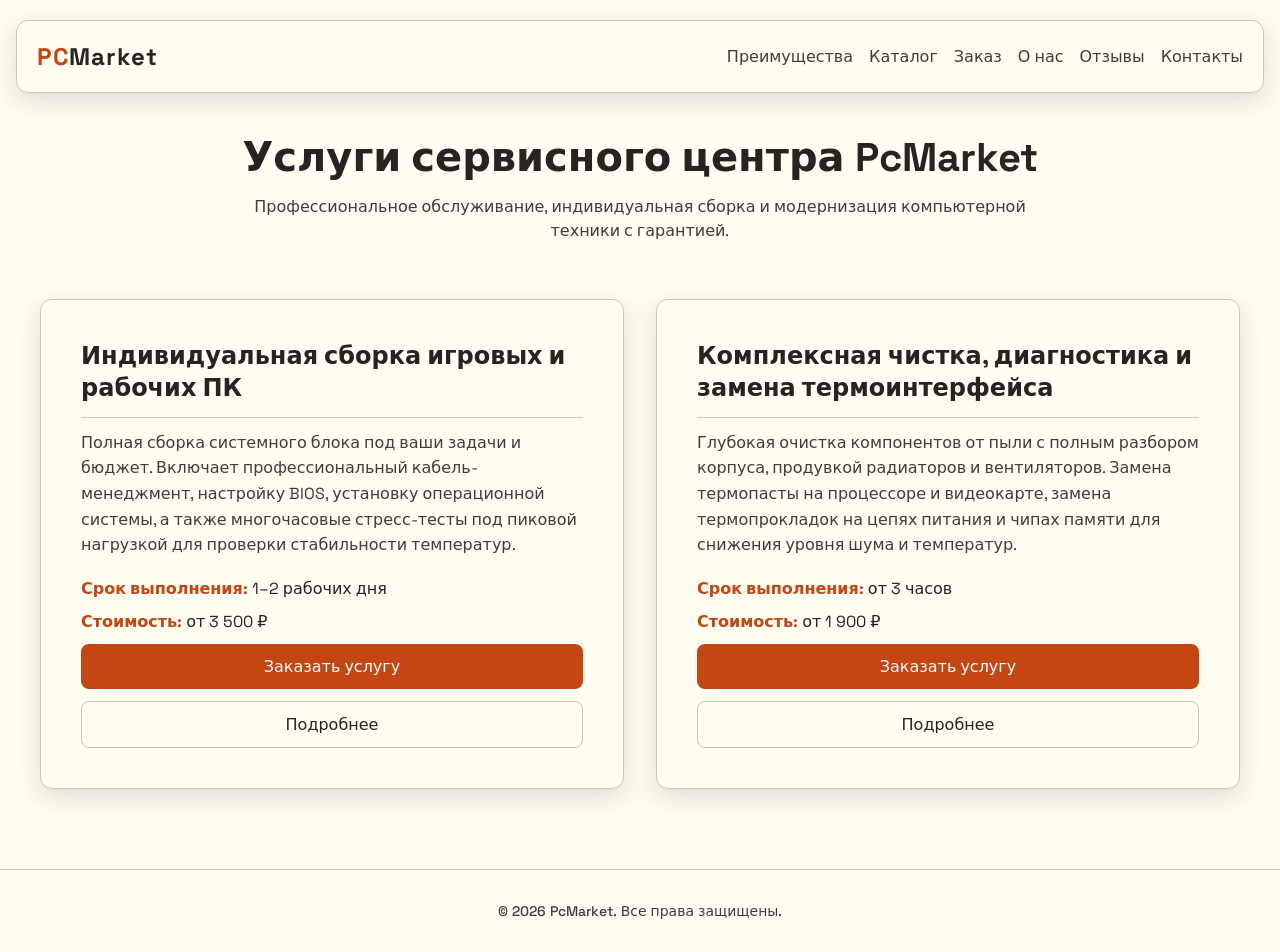
<file: pages/services.html>
<!DOCTYPE html>
<html lang="ru">
<head>
    <meta charset="UTF-8">
    <meta name="viewport" content="width=device-width, initial-scale=1.0">
    <meta name="description" content="Страница с услугами предоставляемыми компаниейPcMarket">
    <link rel="stylesheet" href="../css/style.css">
    <link rel="stylesheet" href="../css/responsive.css">
    <title>Услуги</title>
</head>
<body>

    <a class="skip-link" href="#main-content">Перейти к содержимому</a>

    <header class="site-header">
        <a href="../index.html" class="site-header__link">
            <span class="site-header__name"><span class="site-header__accent">PC</span>Market</span>
        </a>
        <nav class="site-nav">
            <ul class="site-nav__list">
                <li class="site-nav__item">
                    <a href="../index.html#advantages" class="site-nav__link">Преимущества</a>
                </li>
                <li class="site-nav__item">
                    <a href="catalog.html" class="site-nav__link">Каталог</a> 
                </li>
                <li class="site-nav__item">
                    <a href="order.html" class="site-nav__link">Заказ</a> 
                </li>
                <li class="site-nav__item">
                    <a href="aboutUs.html" class="site-nav__link">О нас</a>
                </li>
                <li class="site-nav__item">
                    <a href="reviews.html" class="site-nav__link">Отзывы</a>
                </li>
                <li class="site-nav__item">
                    <a href="contacts.html" class="site-nav__link">Контакты</a>
                </li>
            </ul>
        </nav>
    </header>

    <main id="main-content" tabindex="-1">
        <section class="page-intro">
            <h1 class="page-intro__title">Услуги сервисного центра PcMarket</h1>
            <p class="page-intro__description">Профессиональное обслуживание, индивидуальная сборка и модернизация компьютерной техники с гарантией.</p>
        </section>

        <section class="services">
            <article class="services-card">
                <h2 class="services-card__title">Индивидуальная сборка игровых и рабочих ПК</h2>
                <p class="services-card__description">
                Полная сборка системного блока под ваши задачи и бюджет. Включает профессиональный кабель-менеджмент, настройку BIOS, установку операционной системы, а также многочасовые стресс-тесты под пиковой нагрузкой для проверки стабильности температур.
                </p>
                <p class="services-card__detail"><strong class="services-card__label">Срок выполнения:</strong> 1–2 рабочих дня</p>
                <p class="services-card__detail"><strong class="services-card__label">Стоимость:</strong> от 3 500 ₽</p>
                <a href="order.html" class="services-card__link button button--primary">Заказать услугу</a>
                <a href="product.html" class="catalog-card__link button button--secondary">Подробнее</a>
            </article>


            <article class="services-card">
                <h2 class="services-card__title">Комплексная чистка, диагностика и замена термоинтерфейса</h2>
                <p class="services-card__description">
                Глубокая очистка компонентов от пыли с полным разбором корпуса, продувкой радиаторов и вентиляторов. Замена термопасты на процессоре и видеокарте, замена термопрокладок на цепях питания и чипах памяти для снижения уровня шума и температур.
                </p>
                <p class="services-card__detail"><strong class="services-card__label">Срок выполнения:</strong> от 3 часов</p>
                <p class="services-card__detail"><strong class="services-card__label">Стоимость:</strong> от 1 900 ₽</p>
                <a href="order.html" class="services-card__link button button--primary">Заказать услугу</a>
                <a href="product.html" class="catalog-card__link button button--secondary">Подробнее</a>
            </article>
        </section>
    </main>

    <footer class="site-footer">
        <p class="site-footer__text">&copy; 2026 PcMarket. Все права защищены.</p>
    </footer>

</body>
</html>
</file>
<file: css/style.css>
@font-face {
    font-family: 'Space Grotesk';
    src: url('../assets/fonts/space-grotesk-v22-latin-regular.woff2') format('woff2');
    font-weight: 400;
    font-display: swap; 
}
@font-face {
    font-family: 'Space Grotesk';
    src: url('../assets/fonts/space-grotesk-v22-latin-500.woff2') format('woff2');
    font-weight: 500;
    font-display: swap;
}
@font-face {
    font-family: 'Space Grotesk';
    src: url('../assets/fonts/space-grotesk-v22-latin-700.woff2') format('woff2');
    font-weight: 700;
    font-display: swap;
}

:root {

  --floral-white: #fffcf2ff;
  --dust-grey: #ccc5b9ff;
  --charcoal-brown: #403d39ff;
  --carbon-black: #252422ff;
  --spicy-paprika: #c44713ff;
  --burnt-paprika: #a9340dff;

  --color-bg: var(--floral-white);          
  --color-bg-card: var(--floral-white);     
  
  
  --color-text: var(--carbon-black);        
  --color-text-muted: var(--charcoal-brown); 
  
  --color-primary: var(--spicy-paprika);       
  --color-primary-hover: var(--burnt-paprika); 
  
  --color-border: var(--dust-grey);      
  
  
  --color-danger: #f43f5e;      
  --color-success: #10b981;     
  
  
  --shadow-card: 0 8px 24px rgb(37 36 34 / 15%);
  --shadow-glow: 0 0 15px rgb(235 94 40 / 40%);

  --font-main: 'Space Grotesk', system-ui, -apple-system, sans-serif;
  
  --fw-regular: 400;
  --fw-medium: 500;
  --fw-bold: 700;

  --radius-sm: 4px;  
  --radius-md: 8px;   
  --radius-lg: 12px;  
  --radius-pill: 100px;
}


*, *::before, *::after {
  box-sizing: border-box;
  margin: 0;
  padding: 0;
}

body {
  font-family: var(--font-main);
  font-weight: var(--fw-regular);
  background-color: var(--color-bg);
  color: var(--color-text);
}



a {
  text-decoration: none;
  color: inherit; /* цвет родителя */
}

ul {
  list-style: none;
}

hr {
  background-color: var(--color-border);
  border: none;
  height: 1px;
}

.site-header,
main,
.site-footer {
  max-width: 1600px;
  margin: 0 auto;
  padding-left: 40px; 
  padding-right: 40px; 
}

.site-header {
  display: flex; 
  justify-content: space-between;
  align-items: center;
  padding-top: 20px;
  padding-bottom: 20px; 
  margin-top: 20px;
  margin-bottom: 20px;
  border-radius: var(--radius-lg);
  background-color: var(--color-bg-card); 
  border: 1px solid var(--color-border); 
  box-shadow: var(--shadow-card);
  position: sticky;
  top: 20px;
  z-index: 999;
}

.site-header__link {
  display: flex;
  align-items: center;
  gap: 12px;
}


.site-header__name {
  font-size: 24px;
  font-weight: var(--fw-bold);
  color: var(--color-text);
  letter-spacing: 1px;
}

.site-header__accent {
  color: var(--color-primary);
}

.site-nav__list {
  display: flex;
  gap: 12px;
}

.site-nav__link {
  font-size: 16px;
  font-weight: var(--fw-medium);
  color: var(--color-text-muted);
  transition: color 0.3s ease; 
}

.site-nav__link:hover {
  color: var(--color-primary);
}

.site-nav__link:focus-visible {
  outline: 2px solid var(--color-primary);
  outline-offset: 4px;
  border-radius: 4px;
}

.button {
  display: inline-flex;
  align-items: center;
  justify-content: center;
  padding: 12px;
  font-size: 16px;
  font-weight: var(--fw-medium);
  border-radius: var(--radius-md);
  cursor: pointer;
  transition: all 0.3s ease;
  text-align: center;
}

.button--primary {
  background-color: var(--color-primary);
  color: #fff; 
  border: none;
}

.button--primary:hover {
  background-color: var(--color-primary-hover);
  box-shadow: var(--shadow-glow); 
  transform: translateY(-2px); 
}

.button--secondary {
  background-color: transparent;
  color: var(--color-text);
  border: 1px solid var(--color-border);
}
.button--secondary:hover {
  background-color: var(--color-bg-card);
  border-color: var(--color-primary-hover);
  color: var(--color-primary);
}

.button:focus-visible {
  outline: 2px solid var(--color-primary);
  outline-offset: 4px;
}

.button-up {
  position: fixed;
  bottom: 30px;
  right: 30px;
  z-index: 1000;
  background-color: transparent;
  border: var(--spicy-paprika) 1px solid;
  border-radius: var(--radius-pill);
}


.hero {
  padding: 80px 20px; 
  text-align: center; 
}


.hero__container {
  max-width: 800px;
  margin: 0 auto; 
}

.hero__title {
  font-size: 48px; 
  font-weight: var(--fw-bold);
  line-height: 1.2;
  margin-bottom: 24px;
  color: var(--color-text);
}

.hero__description {
  font-size: 20px;
  color: var(--color-text-muted);
  line-height: 1.5;
  margin-bottom: 40px;
}

.hero__actions {
  display: flex;
  justify-content: center;
  gap: 12px; 
}

.advantages, .popular {
  padding: 60px 0;
}

.advantages__title, .popular__title {
  font-size: 32px;
  margin-bottom: 40px;
  text-align: center;
}


.advantages__list {
  display: grid;
  grid-template-columns: repeat(3, 1fr);
  gap: 24px;
}

.advantages__item {
  background-color: var(--color-bg-card);
  padding: 32px;
  border-radius: var(--radius-lg);
  border: 1px solid var(--color-border);
  text-align: center;
  box-shadow: var(--shadow-card);
  transition: transform 0.3s ease, box-shadow 0.3s ease;
}

.advantages__item:hover {
  transform: translateY(-4px); 
  box-shadow: var(--shadow-glow); 
}

.advantages__item-title {
  font-size: 20px;
  margin-bottom: 12px;
  color: var(--color-primary); 
}


.advantages__item-text {
  color: var(--color-text-muted);
  line-height: 1.5;
}

.popular {
  display: flex;
  flex-direction: column;
  align-items: center; 
}

.popular__grid {
  display: grid;
  grid-template-columns: repeat(auto-fit, minmax(300px, 1fr));
  gap: 24px;
  margin-bottom: 40px;
  width: 100%;
}

.catalog-card__badge {
  position: absolute;
  top: 16px;
  right: 16px;
  background-color: var(--color-primary);
  color: #fff;
  padding: 4px 8px;
  border-radius: var(--radius-pill);
}

.product-card {
  display: flex;
  position: relative;
  flex-direction: column;
  background-color: var(--color-bg-card);
  border: 1px solid var(--color-border);
  border-radius: var(--radius-lg);
  overflow: hidden; 
  box-shadow: var(--shadow-card);
  transition: transform 0.3s ease, box-shadow 0.3s ease;
}

.product-card:hover .product-card__image {
  transform: scale(1.1); 
}

.product-card__image {
  width: 100%;
  height: 300px; 
  padding: 20px; 
  object-fit: contain;
  border-bottom: 1px solid var(--color-border);
  mix-blend-mode: multiply; 
  transition: transform 0.4s ease; 
}

.product-card__content {
  padding: 24px;
  display: flex;
  flex-direction: column;
  flex-grow: 1; 
}

.product-card__title {
  font-size: 18px;
  font-weight: var(--fw-bold);
  color: var(--color-text);
  margin-bottom: 12px;
  line-height: 1.4;
}

.product-card__price {
  font-size: 24px;
  font-weight: var(--fw-bold);
  color: var(--color-primary); 
  margin-bottom: 24px;
  margin-top: auto;
}

.product-card__button {
  width: 100%;
  margin-bottom: 8px;
}

.product-card__button:last-child {
  margin-bottom: 0;
}

.site-footer {
  padding-top: 32px;
  padding-bottom: 32px;
  margin-top: 80px; 
  border-top: 1px solid var(--color-border);
  display: flex;
  justify-content: center;
  align-items: center;
}
.site-footer__text {
  font-size: 14px;
  color: var(--color-text-muted);
  font-weight: var(--fw-medium);
}
.popular__more-link {
  margin-top: 16px;
}

.modal {
  position: fixed;
  margin: auto;
  box-shadow: var(--shadow-card);
  max-width: 400px;
  background-color: var(--color-bg-card);
  border: 1px solid var(--color-border);
  border-radius: var(--radius-lg);
  padding: 32px;
}

.modal::backdrop {
    background-color: rgba(0 0 0 / 70%);
}

.modal__input {
  width: 100%;
  padding: 14px 16px;
  font-size: 16px;
  font-family: inherit; 
  color: var(--color-text);
  background-color: transparent;
  border: 1px solid var(--color-border);
  margin-bottom: 0;
  border-radius: var(--radius-md);
  transition: border-color 0.3s ease, box-shadow 0.3s ease;
}

.modal__form {
  display: flex;
  flex-wrap: wrap;
  gap: 10px;
}

.modal__label {
  flex-basis: 100%;
  font-size: 14px;
  font-weight: var(--fw-bold);
}

.modal__input:focus {
  outline: none; 
  border-color: var(--color-primary); 
  box-shadow: var(--shadow-card); 
}

.modal__title {
  font-size: 24px;
  font-weight: var(--fw-bold);
  color: var(--color-text);
  margin-bottom: 8px;
}

.modal__text {
  font-size: 18px;
  color: var(--color-text-muted);
  margin-bottom: 8px;
}

.button--call {
  margin-top: 8px;
}

/* catalog */

.catalog-intro {
  margin-top: 40px;
  margin-bottom: 40px;
}
.catalog-intro__title {
  font-size: 40px;
  font-weight: var(--fw-bold);
  color: var(--color-text);
  margin-bottom: 16px;
}
.catalog-intro__description {
  font-size: 18px;
  color: var(--color-text-muted);
}

.catalog-layout {
  display: grid;
  grid-template-columns: 280px 1fr; 
  gap: 40px; 
  align-items: start; 
}

.catalog-filters {
  background-color: var(--color-bg-card);
  padding: 24px;
  border-radius: var(--radius-lg);
  border: 1px solid var(--color-border);
  position: sticky;
  top: 100px; 
  box-shadow: var(--shadow-card);
}

.catalog-filters__title {
  font-size: 20px;
  font-weight: var(--fw-bold);
  margin-bottom: 16px;
}

.catalog {
  display: flex;
  flex-direction: column;
  gap: 32px; 
}

.catalog-card {
  display: flex;
  position: relative;
  gap: 24px;
  background-color: var(--color-bg-card);
  padding: 24px;
  border-radius: var(--radius-lg);
  border: 1px solid var(--color-border);
  box-shadow: var(--shadow-card);
}

.catalog-card__image {
  width: 250px;
  height: 250px;
  object-fit: contain;
  mix-blend-mode: multiply; 
  flex-shrink: 0;  /* офф сжати */
}

.catalog-card__content-wrapper {
  display: flex;
  flex-direction: column;
}

.catalog-card__title {
  font-size: 24px;
  margin-bottom: 16px;
}
.catalog-card__description {
  color: var(--color-text-muted);
  line-height: 1.5;
  margin-bottom: 24px;
}

.catalog-card__content {
  display: flex;
  flex-direction: column;
}

.catalog-card__detail {
  margin-bottom: 8px;
  font-size: 16px;
}

.catalog-card__label {
  color: var(--color-text);
  font-weight: var(--fw-bold);
}

.catalog-card__link {
  margin-bottom: 8px;
}

.catalog-card__link:last-child {
  margin-bottom: 0;
}

/* product */

.product-page {
  padding-top: 40px;
  padding-bottom: 60px;
}

.product-details {
  background-color: var(--color-bg-card);
  padding: 40px;
  border-radius: var(--radius-lg);
  border: 1px solid var(--color-border);
  box-shadow: var(--shadow-card);
  margin-bottom: 60px;
}


.product-details__title {
  font-size: 36px;
  font-weight: var(--fw-bold);
  margin-bottom: 32px;
  color: var(--color-text);
  border-bottom: 1px solid var(--color-border);
  padding-bottom: 16px;
}


.product-details__grid {
  display: grid;
  grid-template-columns: 1fr 1fr; 
  gap: 40px;
  align-items: center;
}

.product-details__image {
  width: 100%;
  max-height: 400px;
  object-fit: contain;
  mix-blend-mode: multiply; 
}

.product-details__info {
  display: flex;
  flex-direction: column;
  gap: 24px; 
}

.product-details__description {
  font-size: 18px;
  line-height: 1.6;
  color: var(--color-text-muted);
}


.product-details__price {
  font-size: 40px;
  font-weight: var(--fw-bold);
  color: var(--color-primary);
}
.product-details__button {
  align-self: flex-start; 
  padding: 16px 32px;
  font-size: 18px;
}

.product-specs {
  background-color: var(--color-bg-card);
  padding: 40px;
  border-radius: var(--radius-lg);
  border: 1px solid var(--color-border);
  box-shadow: var(--shadow-card);
}

.product-specs__title {
  font-size: 28px;
  margin-bottom: 24px;
}

.specs-table {
  width: 100%; 
  border-collapse: collapse; 
  text-align: left;
}

.specs-table__caption {
  caption-side: bottom; 
  text-align: right;
  margin-top: 12px;
  font-size: 14px;
  color: var(--color-text-muted);
}

.specs-table__header {
  padding: 16px;
  font-weight: var(--fw-bold);
  color: var(--color-text);
  border-bottom: 2px solid var(--color-text); 
}

.specs-table__cell {
  padding: 16px;
  color: var(--color-text-muted);
  border-bottom: 1px solid var(--color-border); 
}

.specs-table__row:hover .specs-table__cell {
  background-color: rgb(37 36 34 / 3%); 
  color: var(--color-text);
  transition: all 0.2s ease;
}

/* order */

.order-section {
  max-width: 600px;
  margin: 40px auto 80px; 
}

.order-section__title {
  font-size: 36px;
  font-weight: var(--fw-bold);
  text-align: center;
  margin-bottom: 16px;
}

.order-section__description {
  text-align: center;
  color: var(--color-text-muted);
  margin-bottom: 40px;
}

.order-form {
  background-color: var(--color-bg-card);
  padding: 40px;
  border-radius: var(--radius-lg);
  border: 1px solid var(--color-border);
  box-shadow: var(--shadow-card);
  display: flex;
  flex-direction: column;
  gap: 24px; 
}

.order-form__field {
  display: flex;
  flex-direction: column;
  gap: 8px; 
}

.order-form__label {
  font-size: 14px;
  font-weight: var(--fw-bold);
  color: var(--color-text);
}

.order-form__input {
  width: 100%;
  padding: 14px 16px;
  font-size: 16px;
  font-family: inherit; 
  color: var(--color-text);
  background-color: transparent;
  border: 1px solid var(--color-border);
  border-radius: var(--radius-md);
  transition: border-color 0.3s ease, box-shadow 0.3s ease;
}

.order-form__input:focus {
  outline: none; 
  border-color: var(--color-primary); 
  box-shadow: var(--shadow-card); 
}

.order-form__input--textarea {
  resize: vertical; 
  min-height: 100px;
}

.order-form__checkbox {
  width: 18px;
  height: 18px;
  cursor: pointer;
  accent-color: var(--color-primary); 
}

.order-form__field--checkbox {
  flex-direction: row; 
  align-items: center; 
}

.order-form__label--checkbox {
  font-weight: var(--fw-regular); 
  color: var(--color-text-muted);
  cursor: pointer;
}

.order-form__actions {
  margin-top: 16px;

}
.order-form__button {
  width: 100%; 
  font-size: 18px;
  padding: 16px;
}

/* reviews */

.reviews-intro {
  margin-top: 40px;
  margin-bottom: 60px;
  text-align: center;
}

.reviews-intro__title {
  font-size: 40px;
  font-weight: var(--fw-bold);
  color: var(--color-text);
  margin-bottom: 16px;
}

.reviews-intro__description {
  font-size: 18px;
  color: var(--color-text-muted);
  margin-bottom: 24px;
}

.reviews-intro__mark {
  font-size: 56px;
  font-weight: var(--fw-bold);
  color: var(--color-primary); 
  margin-bottom: 8px;
}

.reviews-intro__count {
  font-size: 16px;
  color: var(--color-text-muted);
}

.reviews {
  display: grid;
  grid-template-columns: repeat(auto-fit, minmax(350px, 1fr));
  gap: 32px;
  margin-bottom: 80px;
}

.reviews-card {
  background-color: var(--color-bg-card);
  position: relative;
  padding: 32px;
  border-radius: var(--radius-lg);
  border: 1px solid var(--color-border);
  box-shadow: var(--shadow-card);
  
  display: flex;
  flex-direction: column;
  transition: transform 0.3s ease, box-shadow 0.3s ease;
}

.reviews-card:hover {
  transform: translateY(-4px);
  box-shadow: var(--shadow-glow);
}

.reviews-card__content {
  display: flex;
  justify-content: space-between;
  align-items: center;
  margin-bottom: 12px;
}

.reviews-card__name {
  font-size: 20px;
  font-weight: var(--fw-bold);
  color: var(--color-text);
}

.reviews-card__datetime {
  font-size: 14px;
  color: var(--color-text-muted);
}

.reviews-card__title {
  display: inline-block;
  font-size: 14px;
  font-weight: var(--fw-medium);
  color: var(--color-primary);
  margin-bottom: 16px;
  padding-bottom: 2px;
}

.reviews-card__description {
  color: var(--color-text-muted);
  line-height: 1.6;
  font-size: 16px;
}

/* contacts */

.contacts-intro {
  text-align: center;
  max-width: 800px;
  margin: 40px auto 60px;
}

.contacts-intro__title {
  font-size: 40px;
  margin-bottom: 16px;
}

.contacts-intro__description {
  font-size: 18px;
  color: var(--color-text-muted);
  line-height: 1.5;
}

.contacts-grid {
  display: grid;
  grid-template-columns: repeat(auto-fit, minmax(280px, 1fr));
  gap: 24px;
  margin-bottom: 80px;
}

.contact-card {
  background-color: var(--color-bg-card);
  padding: 32px;
  border-radius: var(--radius-lg);
  border: 1px solid var(--color-border);
  box-shadow: var(--shadow-card);
}

.contact-card__name {
  font-size: 20px;
  color: var(--color-primary); 
  margin-bottom: 16px;
  border-bottom: 1px solid var(--color-border);
  padding-bottom: 12px;
}

.contact-card__list {
  display: flex;
  flex-direction: column;
  gap: 12px; 
}


.contact-card__item {
  color: var(--color-text-muted);
  font-size: 16px;
}

.feedback {
  max-width: 600px;
  margin: 0 auto 80px;
}
.feedback__title {
  font-size: 32px;
  text-align: center;
  margin-bottom: 12px;
}
.feedback__description {
  text-align: center;
  color: var(--color-text-muted);
  margin-bottom: 32px;
}

.feedback-form {
  background-color: var(--color-bg-card);
  padding: 40px;
  border-radius: var(--radius-lg);
  border: 1px solid var(--color-border);
  box-shadow: var(--shadow-card);
  display: flex;
  flex-direction: column;
  gap: 24px;
}

.feedback-form__item {
  display: flex;
  flex-direction: column;
  gap: 8px;
}

.feedback-form__label {
  font-size: 14px;
  font-weight: var(--fw-bold);
}

.feedback-form__input,
.feedback-form__selector,
.feedback-form__textarea {
  width: 100%;
  padding: 14px 16px;
  font-size: 16px;
  font-family: inherit;
  color: var(--color-text);
  background-color: transparent;
  border: 1px solid var(--color-border);
  border-radius: var(--radius-md);
  transition: border-color 0.3s ease, box-shadow 0.3s ease;
}

.feedback-form__input:focus,
.feedback-form__selector:focus,
.feedback-form__textarea:focus {
  outline: none;
  border-color: var(--color-primary);
}

.feedback-form__textarea {
  resize: vertical;
  min-height: 120px;
}

/* services */


.page-intro {
  margin-top: 40px;
  margin-bottom: 60px;
  text-align: center;
}
.page-intro__title {
  font-size: 40px;
  font-weight: var(--fw-bold);
  color: var(--color-text);
  margin-bottom: 16px;
}
.page-intro__description {
  font-size: 18px;
  color: var(--color-text-muted);
  max-width: 800px;
  margin: 0 auto; 
}

.services {
  display: grid;
  grid-template-columns: repeat(auto-fit, minmax(400px, 1fr));
  gap: 32px;
  margin-bottom: 80px;
}

.services-card {
  background-color: var(--color-bg-card);
  padding: 40px;
  border-radius: var(--radius-lg);
  border: 1px solid var(--color-border);
  box-shadow: var(--shadow-card);
  display: flex;
  flex-direction: column;
  transition: transform 0.3s ease, box-shadow 0.3s ease;
}

.services-card:hover {
  transform: translateY(-4px);
  box-shadow: var(--shadow-glow);
}

.services-card__title {
  font-size: 24px;
  font-weight: var(--fw-bold);
  color: var(--color-text);
  margin-bottom: 16px;
  border-bottom: 1px solid var(--color-border);
  padding-bottom: 16px;
}

.services-card__description {
  color: var(--color-text-muted);
  line-height: 1.6;
  margin-bottom: 32px;
  flex-grow: 1; 
}

.services-card__detail {
  margin-bottom: 12px;
  font-size: 16px;
}

.services-card__label {
  font-weight: var(--fw-bold);
  color: var(--color-primary); 
}

.services-card__link {
  margin-bottom: 12px;
}
</file>
<file: css/responsive.css>
html {
  scroll-behavior: smooth;
  box-sizing: border-box;
}

.skip-link {
  position: fixed;
  top: 8px;
  left: 8px;
  z-index: 1001;
  padding: 12px 16px;
  border-radius: var(--radius-md);
  color: #fff;
  background: var(--color-primary);
  transform: translateY(-150%);
}

.skip-link:focus-visible {
  transform: translateY(0);
  outline: 2px solid var(--color-text);
  outline-offset: 2px;
}

*, *::before, *::after {
  box-sizing: inherit;
}

img,
video {
  max-width: 100%;
  height: auto;
  display: block;
}

.site-header,
main,
.site-footer {
  padding-left: 16px;
  padding-right: 16px;
}

.site-header {
  flex-direction: column;
  align-items: stretch;
  gap: 12px;
  margin-top: 10px;
  margin-bottom: 16px;
  margin-left: 16px;
  margin-right: 16px;
  padding: 12px 14px;
  position: sticky;
  top: 10px;
}

.site-header__link {
  justify-content: center;
}

.site-header__name {
  font-size: 20px;
}

.site-nav__list {
  display: flex;
  flex-wrap: wrap;
  justify-content: center;
  gap: 6px 8px;
}

.site-nav__link {
  font-size: 13px;
  padding: 6px 10px;
  border-radius: var(--radius-sm);
  background-color: rgba(37, 36, 34, 0.04);
}

.hero {
  padding: 24px 0 32px;
}

.hero__title {
  font-size: 24px;
  line-height: 1.25;
  margin-bottom: 14px;
  word-break: break-word;
}

.hero__description {
  font-size: 14px;
  line-height: 1.5;
  margin-bottom: 20px;
}

.hero__actions {
  flex-direction: column;
  width: 100%;
  gap: 10px;
}

.hero__button {
  width: 100%;
  min-height: 44px;
}

.button--call {
  width: 100%;
  margin-top: 10px;
  min-height: 44px;
}

.advantages,
.popular {
  padding: 28px 0;
}

.advantages__title,
.popular__title {
  font-size: 22px;
  margin-bottom: 20px;
}

.advantages__list {
  grid-template-columns: 1fr;
  gap: 14px;
}

.advantages__item {
  padding: 18px 14px;
}

.advantages__item-title {
  font-size: 17px;
  margin-bottom: 8px;
}

.advantages__item-text {
  font-size: 14px;
}

.popular__grid {
  grid-template-columns: 1fr;
  gap: 18px;
  margin-bottom: 20px;
}

.product-card__image {
  height: 200px;
  padding: 12px;
}

.product-card__content {
  padding: 16px 12px;
  gap: 14px;
}

.product-card__title {
  font-size: 16px;
  margin-bottom: 8px;
}

.product-card__price {
  font-size: 20px;
  margin-bottom: 12px;
}

.popular__more-link {
  width: 100%;
  max-width: 280px;
  min-height: 44px;
}

.modal {
  width: calc(100% - 24px);
  max-width: 360px;
  padding: 20px 16px;
}

.modal__title {
  font-size: 20px;
}

.modal__text {
  font-size: 14px;
}

.button-up {
  bottom: 16px;
  right: 14px;
  width: 44px;
  height: 44px;
  display: flex;
  align-items: center;
  justify-content: center;
}

.site-footer {
  padding: 20px 16px;
  margin-top: 36px;
  text-align: center;
}

/* Catalog */
.catalog-intro {
  margin: 24px 0 28px;
}

.catalog-intro__title {
  font-size: 24px;
  line-height: 1.25;
  margin-bottom: 12px;
}

.catalog-intro__description {
  font-size: 14px;
  line-height: 1.5;
}

.catalog-layout {
  grid-template-columns: minmax(0, 1fr);
  gap: 20px;
}

.catalog-filters {
  min-width: 0;
  padding: 16px;
  position: static;
}

.catalog-filters__title {
  font-size: 18px;
  margin-bottom: 16px;
}

.catalog-filters__form {
  display: grid;
  gap: 16px;
}

.catalog-filters__group {
  display: grid;
  gap: 4px;
  min-width: 0;
  padding: 0;
  border: 0;
}

.catalog-filters__legend {
  margin-bottom: 6px;
  font-size: 14px;
  font-weight: var(--fw-bold);
}

.catalog-filters__option {
  display: flex;
  align-items: center;
  gap: 8px;
  min-height: 44px;
  font-size: 14px;
  cursor: pointer;
}

.catalog-filters__option input {
  width: 18px;
  height: 18px;
  flex: none;
  accent-color: var(--color-primary);
}

.catalog-filters__actions {
  display: grid;
  grid-template-columns: repeat(2, minmax(0, 1fr));
  gap: 8px;
}

.catalog-filters__actions .button {
  width: 100%;
  min-height: 44px;
  padding: 10px;
}

.catalog {
  min-width: 0;
  gap: 16px;
}

.catalog hr {
  display: none;
}

.catalog-card {
  min-width: 0;
  flex-direction: column;
  gap: 16px;
  padding: 16px;
}

.catalog-card__media {
  display: block;
  width: 100%;
}

.catalog-card__image {
  width: 100%;
  height: 200px;
  object-fit: contain;
}

.catalog-card__content {
  min-width: 0;
}

.catalog-card__title {
  font-size: 20px;
  line-height: 1.3;
  margin-bottom: 12px;
  overflow-wrap: anywhere;
}

.catalog-card__description {
  font-size: 14px;
  margin-bottom: 16px;
  overflow-wrap: anywhere;
}

.catalog-card__detail {
  font-size: 14px;
}

.catalog-card__link {
  width: 100%;
  min-height: 44px;
}

/* About us */
.about-philosophy__content {
  max-width: 760px;
  margin: 0 auto;
}

.about-philosophy__content .advantages__item-text {
  line-height: 1.6;
}

.about-reasons {
  padding: 28px 0 44px;
}

.about-reasons__list {
  max-width: 1120px;
  margin: 0 auto;
  grid-template-columns: minmax(0, 1fr);
}

.about-reasons__item {
  min-width: 0;
  text-align: left;
  overflow-wrap: anywhere;
}

/* Reviews */
.reviews-intro {
  margin: 24px auto 32px;
}

.reviews-intro__title {
  font-size: 24px;
  line-height: 1.25;
  margin-bottom: 12px;
}

.reviews-intro__description {
  font-size: 14px;
  line-height: 1.5;
  margin-bottom: 18px;
}

.reviews-intro__mark {
  font-size: 36px;
}

.reviews-intro__count {
  font-size: 14px;
}

.reviews {
  grid-template-columns: minmax(0, 1fr);
  gap: 16px;
  margin-bottom: 48px;
}

.reviews-card {
  min-width: 0;
  padding: 20px 16px;
  overflow-wrap: anywhere;
}

.reviews-card__content {
  flex-direction: column;
  align-items: flex-start;
  gap: 4px;
}

.reviews-card__name {
  font-size: 18px;
}

.reviews-card__description {
  font-size: 14px;
}

/* Order */
.order-section {
  margin: 24px auto 48px;
}

.order-section__title {
  font-size: 24px;
  line-height: 1.25;
  margin-bottom: 12px;
}

.order-section__description {
  font-size: 14px;
  line-height: 1.5;
  margin-bottom: 20px;
}

.order-form {
  padding: 20px 16px;
  gap: 18px;
}

.order-form__field {
  min-width: 0;
}

.order-form__input {
  min-width: 0;
  min-height: 44px;
}

.order-form__input:focus-visible,
.order-form__checkbox:focus-visible {
  outline: 2px solid var(--color-primary);
  outline-offset: 2px;
}

.order-form__checkbox {
  flex-shrink: 0;
}

.order-form__label--checkbox {
  line-height: 1.5;
}

.order-form__actions {
  margin-top: 0;
}

.order-form__button {
  min-height: 44px;
  font-size: 16px;
}

/* Contacts */
.contacts-intro {
  margin: 24px auto 32px;
}

.contacts-intro__title {
  font-size: 24px;
  line-height: 1.25;
  margin-bottom: 12px;
}

.contacts-intro__description {
  font-size: 14px;
}

.contacts-grid {
  grid-template-columns: minmax(0, 1fr);
  gap: 16px;
  margin-bottom: 40px;
}

.contact-card {
  min-width: 0;
  padding: 20px 16px;
}

.contact-card__name {
  font-size: 18px;
  line-height: 1.35;
  margin-bottom: 12px;
  padding-bottom: 10px;
}

.contact-card__item {
  font-size: 14px;
  line-height: 1.5;
  overflow-wrap: anywhere;
}

.feedback {
  width: 100%;
  margin-bottom: 48px;
}

.feedback__title {
  font-size: 24px;
  line-height: 1.25;
}

.feedback__description {
  font-size: 14px;
  line-height: 1.5;
  margin-bottom: 20px;
}

.feedback-form {
  padding: 20px 16px;
  gap: 18px;
}

.feedback-form__item {
  min-width: 0;
}

.feedback-form__input,
.feedback-form__selector,
.feedback-form__textarea {
  min-width: 0;
  min-height: 44px;
}

.feedback-form__button {
  width: 100%;
  min-height: 44px;
}

.feedback-form__input:focus-visible,
.feedback-form__selector:focus-visible,
.feedback-form__textarea:focus-visible {
  outline: 2px solid var(--color-primary);
  outline-offset: 2px;
}

/* Services */
.page-intro {
  margin: 24px auto 32px;
}

.page-intro__title {
  font-size: 24px;
  line-height: 1.25;
  margin-bottom: 12px;
}

.page-intro__description {
  font-size: 14px;
  line-height: 1.5;
}

.services {
  grid-template-columns: minmax(0, 1fr);
  gap: 16px;
  margin-bottom: 48px;
}

.services-card {
  min-width: 0;
  padding: 20px 16px;
  overflow-wrap: anywhere;
}

.services-card__title {
  font-size: 18px;
  line-height: 1.35;
  margin-bottom: 12px;
  padding-bottom: 12px;
}

.services-card__description {
  font-size: 14px;
  margin-bottom: 20px;
}

.services-card__detail {
  font-size: 14px;
}

.services-card .button {
  width: 100%;
  min-height: 44px;
}

/* Product */
.product-page {
  padding-top: 24px;
  padding-bottom: 40px;
}

.product-details,
.product-specs {
  padding: 20px 16px;
}

.product-details {
  margin-bottom: 32px;
}

.product-details__title {
  font-size: 24px;
  line-height: 1.25;
  margin-bottom: 20px;
  padding-bottom: 12px;
}

.product-details__grid {
  grid-template-columns: minmax(0, 1fr);
  gap: 20px;
}

.product-details__media {
  display: block;
  min-width: 0;
  width: 100%;
}

.product-details__image {
  max-height: 260px;
}

.product-details__info {
  min-width: 0;
  gap: 16px;
}

.product-details__description {
  font-size: 14px;
}

.product-details__price {
  font-size: 28px;
}

.product-details__button {
  align-self: stretch;
  min-height: 44px;
  padding: 12px 16px;
  font-size: 16px;
}

.product-specs__title {
  font-size: 22px;
  line-height: 1.3;
  margin-bottom: 16px;
}

.specs-table {
  display: block;
  min-width: 0;
}

.specs-table__head {
  position: absolute;
  width: 1px;
  height: 1px;
  overflow: hidden;
  clip-path: inset(50%);
  white-space: nowrap;
}

.specs-table__body {
  display: grid;
  gap: 12px;
}

.specs-table__body .specs-table__row {
  display: block;
  min-width: 0;
  padding: 14px;
  border: 1px solid var(--color-border);
  border-radius: var(--radius-md);
}

.specs-table__body .specs-table__cell {
  display: block;
  padding: 0;
  border: 0;
  overflow-wrap: anywhere;
}

.specs-table__body .specs-table__cell[scope="row"] {
  margin-bottom: 6px;
  color: var(--color-text);
  font-weight: var(--fw-bold);
}

.specs-table__header,
.specs-table__cell {
  padding: 12px;
  font-size: 14px;
}

.specs-table__caption {
  display: block;
  text-align: left;
  margin-top: 0;
  margin-bottom: 12px;
}

@media (min-width: 430px) {
  .site-header,
  main,
  .site-footer {
    padding-left: 20px;
    padding-right: 20px;
  }

  .site-header {
    padding: 14px 18px;
  }

  .site-header__name {
    font-size: 22px;
  }

  .site-nav__link {
    font-size: 14px;
    padding: 6px 12px;
  }

  .hero {
    padding: 32px 0 40px;
  }

  .hero__title {
    font-size: 28px;
  }

  .hero__description {
    font-size: 16px;
  }

  .advantages__title,
  .popular__title {
    font-size: 24px;
  }

  .advantages__item {
    padding: 22px 18px;
  }

  .product-card__image {
    height: 240px;
  }

  .product-card__content {
    padding: 20px 16px;
  }

  .product-card__title {
    font-size: 17px;
  }

  .modal {
    width: calc(100% - 32px);
    max-width: 400px;
    padding: 24px 20px;
  }

  .catalog-intro {
    margin: 32px 0 36px;
  }

  .catalog-intro__title {
    font-size: 28px;
  }

  .catalog-intro__description {
    font-size: 16px;
  }

  .catalog-filters__form {
    grid-template-columns: repeat(2, minmax(0, 1fr));
  }

  .catalog-filters__actions {
    grid-column: 1 / -1;
  }

  .catalog-card {
    padding: 20px;
  }

  .catalog-card__image {
    height: 240px;
  }

  .about-reasons {
    padding-bottom: 52px;
  }

  .reviews-intro {
    margin: 32px auto 40px;
  }

  .reviews-intro__title {
    font-size: 28px;
  }

  .reviews-intro__description {
    font-size: 16px;
  }

  .reviews-intro__mark {
    font-size: 44px;
  }

  .reviews-card {
    padding: 24px;
  }

  .reviews-card__description {
    font-size: 16px;
  }

  .order-section {
    margin: 32px auto 56px;
  }

  .order-section__title {
    font-size: 28px;
  }

  .order-section__description {
    font-size: 16px;
  }

  .order-form {
    padding: 28px;
  }

  /* Contacts */
  .contacts-intro {
    margin: 32px auto 40px;
  }

  .contacts-intro__title,
  .feedback__title {
    font-size: 28px;
  }

  .contacts-intro__description,
  .feedback__description {
    font-size: 16px;
  }

  .contact-card {
    padding: 24px;
  }

  .contact-card__item {
    font-size: 16px;
  }

  .feedback-form {
    padding: 28px;
  }

  /* Services */
  .page-intro {
    margin: 32px auto 40px;
  }

  .page-intro__title {
    font-size: 28px;
  }

  .page-intro__description {
    font-size: 16px;
  }

  .services-card {
    padding: 24px;
  }

  .services-card__title {
    font-size: 20px;
  }

  .services-card__description,
  .services-card__detail {
    font-size: 16px;
  }

  /* Product */
  .product-details,
  .product-specs {
    padding: 24px;
  }

  .product-details__title {
    font-size: 28px;
  }

  .product-details__image {
    max-height: 320px;
  }

  .product-details__description {
    font-size: 16px;
  }

  .product-details__price {
    font-size: 32px;
  }

  .product-specs__title {
    font-size: 24px;
  }
}

@media (min-width: 768px) {
  .site-header,
  main,
  .site-footer {
    padding-left: 28px;
    padding-right: 28px;
  }

  .site-header {
    flex-direction: row;
    justify-content: space-between;
    align-items: center;
  }

  .site-header__link {
    justify-content: flex-start;
  }

  .site-nav__list {
    flex-wrap: nowrap;
    gap: 12px;
  }

  .site-nav__link {
    background-color: transparent;
    padding: 0;
    font-size: 15px;
  }

  .hero {
    padding: 50px 20px;
  }

  .hero__title {
    font-size: 38px;
  }

  .hero__description {
    font-size: 18px;
  }

  .hero__actions {
    flex-direction: row;
    justify-content: center;
  }

  .hero__button {
    width: auto;
  }

  .button--call {
    width: auto;
    margin-top: 14px;
  }

  .advantages__list {
    grid-template-columns: repeat(3, 1fr);
    gap: 20px;
  }

  .popular__grid {
    grid-template-columns: repeat(2, 1fr);
    gap: 24px;
  }

  .popular__more-link {
    width: auto;
  }

  .catalog-intro {
    margin: 40px 0;
  }

  .catalog-intro__title {
    font-size: 36px;
  }

  .catalog-layout {
    gap: 24px;
  }

  .catalog-filters {
    padding: 24px;
  }

  .catalog-card {
    flex-direction: row;
    gap: 24px;
    padding: 24px;
  }

  .catalog-card__media {
    flex: 0 0 200px;
    width: 200px;
  }

  .catalog-card__image {
    height: 220px;
  }

  .catalog-card__title {
    font-size: 22px;
  }

  .catalog-card__description,
  .catalog-card__detail {
    font-size: 16px;
  }

  .catalog-card__link {
    width: auto;
  }

  .about-reasons__list {
    grid-template-columns: repeat(2, minmax(0, 1fr));
    gap: 20px;
  }

  .about-philosophy__content .advantages__item-text {
    font-size: 16px;
  }

  .reviews-intro {
    margin: 40px auto 56px;
  }

  .reviews-intro__title {
    font-size: 36px;
  }

  .reviews {
    grid-template-columns: repeat(2, minmax(0, 1fr));
    gap: 20px;
    margin-bottom: 64px;
  }

  .order-section {
    margin: 40px auto 72px;
  }

  .order-section__title {
    font-size: 32px;
  }

  .order-form {
    display: grid;
    grid-template-columns: repeat(2, minmax(0, 1fr));
    gap: 20px;
    padding: 32px;
  }

  .order-form__field--full,
  .order-form__actions {
    grid-column: 1 / -1;
  }

  /* Contacts */
  .contacts-intro {
    margin: 40px auto 56px;
  }

  .contacts-intro__title {
    font-size: 36px;
  }

  .contacts-grid {
    grid-template-columns: repeat(2, minmax(0, 1fr));
    gap: 20px;
    margin-bottom: 64px;
  }

  .feedback__title {
    font-size: 32px;
  }

  .feedback-form {
    display: grid;
    grid-template-columns: repeat(2, minmax(0, 1fr));
    gap: 20px;
    padding: 32px;
  }

  .feedback-form__item:nth-child(n + 3),
  .feedback-form__button {
    grid-column: 1 / -1;
  }

  .feedback-form__button {
    width: auto;
    justify-self: start;
  }

  /* Services */
  .page-intro {
    margin: 40px auto 56px;
  }

  .page-intro__title {
    font-size: 36px;
  }

  .services {
    grid-template-columns: repeat(2, minmax(0, 1fr));
    gap: 20px;
    margin-bottom: 64px;
  }

  .services-card {
    padding: 28px;
  }

  /* Product */
  .product-page {
    padding-top: 32px;
    padding-bottom: 48px;
  }

  .product-details,
  .product-specs {
    padding: 32px;
  }

  .product-details {
    margin-bottom: 48px;
  }

  .product-details__title {
    font-size: 32px;
  }

  .product-details__grid {
    grid-template-columns: repeat(2, minmax(0, 1fr));
    gap: 24px;
  }

  .product-details__image {
    max-height: 360px;
  }

  .product-details__description {
    font-size: 16px;
  }

  .product-details__price {
    font-size: 36px;
  }

  .product-details__button {
    align-self: flex-start;
  }

  .product-specs__title {
    font-size: 26px;
  }

  .specs-table {
    display: table;
  }

  .specs-table__head {
    position: static;
    width: auto;
    height: auto;
    overflow: visible;
    clip-path: none;
    white-space: normal;
  }

  .specs-table__body {
    display: table-row-group;
  }

  .specs-table__body .specs-table__row {
    display: table-row;
    padding: 0;
    border: 0;
  }

  .specs-table__body .specs-table__cell {
    display: table-cell;
    padding: 14px;
    border-bottom: 1px solid var(--color-border);
  }

  .specs-table__body .specs-table__cell[scope="row"] {
    margin-bottom: 0;
    color: var(--color-text-muted);
    font-weight: var(--fw-regular);
  }

  .specs-table__caption {
    display: table-caption;
    text-align: right;
    margin-top: 12px;
    margin-bottom: 0;
  }

  .specs-table__header,
  .specs-table__cell {
    padding: 14px;
    font-size: 16px;
  }
}

@media (min-width: 1024px) {
  .site-header,
  main,
  .site-footer {
    padding-left: 40px;
    padding-right: 40px;
  }

  .site-header {
    margin-top: 20px;
    margin-bottom: 20px;
    padding: 20px;
  }

  .site-header__name {
    font-size: 24px;
  }

  .site-nav__list {
    gap: 16px;
  }

  .site-nav__link {
    font-size: 16px;
  }

  .hero {
    padding: 80px 20px;
  }

  .hero__title {
    font-size: 48px;
  }

  .hero__description {
    font-size: 20px;
  }

  .advantages,
  .popular {
    padding: 60px 0;
  }

  .advantages__title,
  .popular__title {
    font-size: 32px;
    margin-bottom: 40px;
  }

  .advantages__list {
    gap: 24px;
  }

  .popular__grid {
    gap: 32px;
  }

  .product-card__image {
    height: 300px;
  }

  .catalog-intro__title {
    font-size: 40px;
  }

  .catalog-layout {
    grid-template-columns: 240px minmax(0, 1fr);
  }

  .catalog-filters {
    position: sticky;
    top: 100px;
  }

  .catalog-filters__form {
    grid-template-columns: minmax(0, 1fr);
  }

  .catalog-filters__actions {
    grid-column: auto;
    grid-template-columns: minmax(0, 1fr);
  }

  .catalog-card__title {
    font-size: 24px;
  }

  .about-reasons__list {
    gap: 24px;
  }

  .reviews-intro__title {
    font-size: 40px;
  }

  .reviews-intro__mark {
    font-size: 56px;
  }

  .reviews {
    gap: 24px;
    margin-bottom: 80px;
  }

  .reviews-card {
    padding: 32px;
  }

  .reviews-card__content {
    flex-direction: row;
    align-items: center;
    gap: 12px;
  }

  .order-section {
    margin-bottom: 80px;
  }

  .order-section__title {
    font-size: 36px;
  }

  .order-form {
    padding: 40px;
    gap: 24px;
  }

  .order-form__button {
    font-size: 18px;
  }

  .site-footer {
    margin-top: 80px;
    padding: 32px;
  }

  /* Contacts */
  .contacts-intro__title {
    font-size: 40px;
  }

  .contacts-grid {
    gap: 24px;
    margin-bottom: 80px;
  }

  .contact-card {
    padding: 32px;
  }

  .feedback-form {
    padding: 40px;
  }

  /* Services */
  .page-intro__title {
    font-size: 40px;
  }

  .services {
    gap: 32px;
    margin-bottom: 80px;
  }

  .services-card {
    padding: 40px;
  }

  .services-card__title {
    font-size: 24px;
  }

  /* Product */
  .product-page {
    padding-top: 40px;
    padding-bottom: 60px;
  }

  .product-details,
  .product-specs {
    padding: 40px;
  }

  .product-details {
    margin-bottom: 60px;
  }

  .product-details__title {
    font-size: 36px;
  }

  .product-details__grid {
    gap: 40px;
  }

  .product-details__image {
    max-height: 400px;
  }

  .product-details__description {
    font-size: 18px;
  }

  .product-details__price {
    font-size: 40px;
  }

  .product-details__button {
    padding: 16px 32px;
    font-size: 18px;
  }

  .product-specs__title {
    font-size: 28px;
  }

  .specs-table__header,
  .specs-table__body .specs-table__cell {
    padding: 16px;
  }
}

@media (min-width: 1440px) {
  .site-header,
  main,
  .site-footer {
    max-width: 1440px;
    margin-left: auto;
    margin-right: auto;
  }

  .hero__title {
    font-size: 52px;
  }

  .popular__grid {
    gap: 40px;
  }

  .catalog-layout {
    grid-template-columns: 280px minmax(0, 1fr);
    gap: 40px;
  }

  .catalog {
    display: grid;
    grid-template-columns: repeat(2, minmax(0, 1fr));
    gap: 24px;
  }

  .catalog-card {
    flex-direction: column;
  }

  .catalog-card__media {
    flex: 0 0 auto;
    width: 250px;
    align-self: center;
  }

  .catalog-card__image {
    height: 250px;
  }

  .catalog-card__content {
    flex: 1;
  }

  .catalog-card__link:first-of-type {
    margin-top: auto;
  }

  /* Contacts */
  .contacts-grid {
    grid-template-columns: repeat(4, minmax(0, 1fr));
  }
}
</file>
